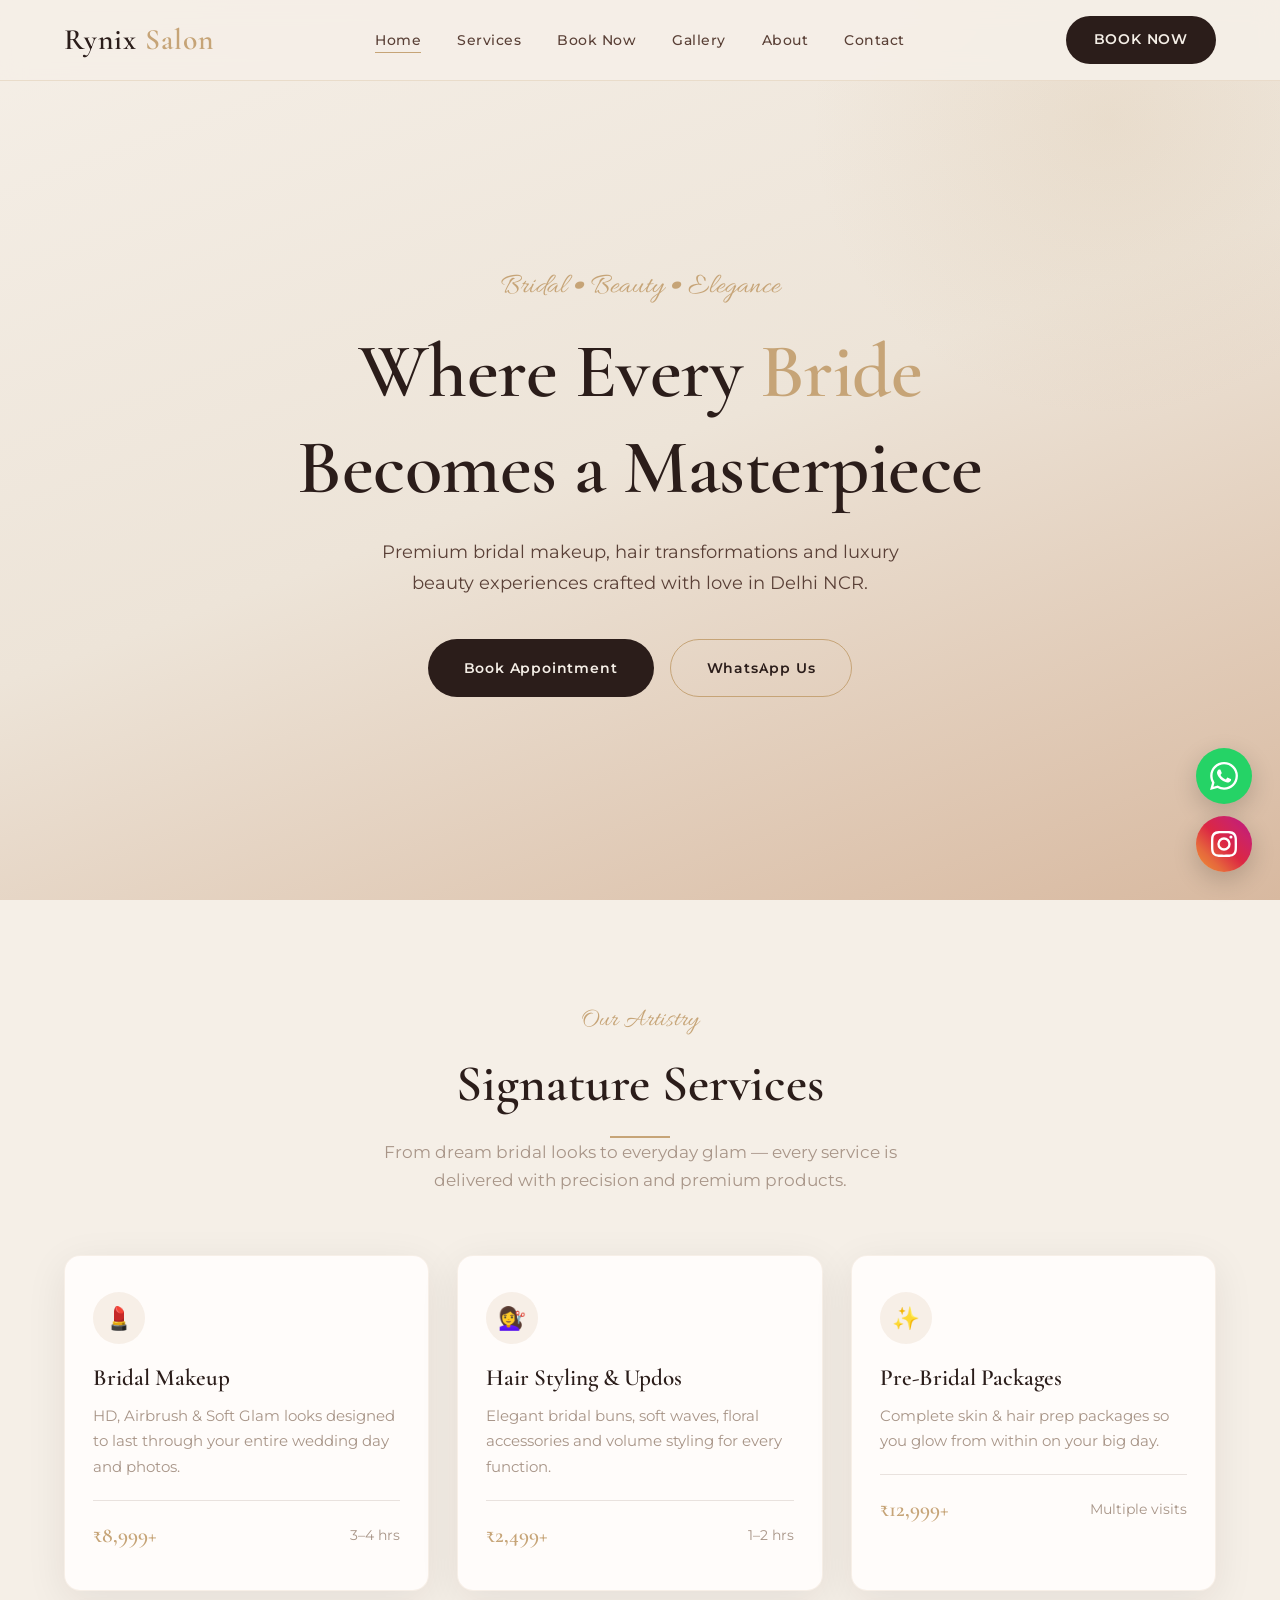
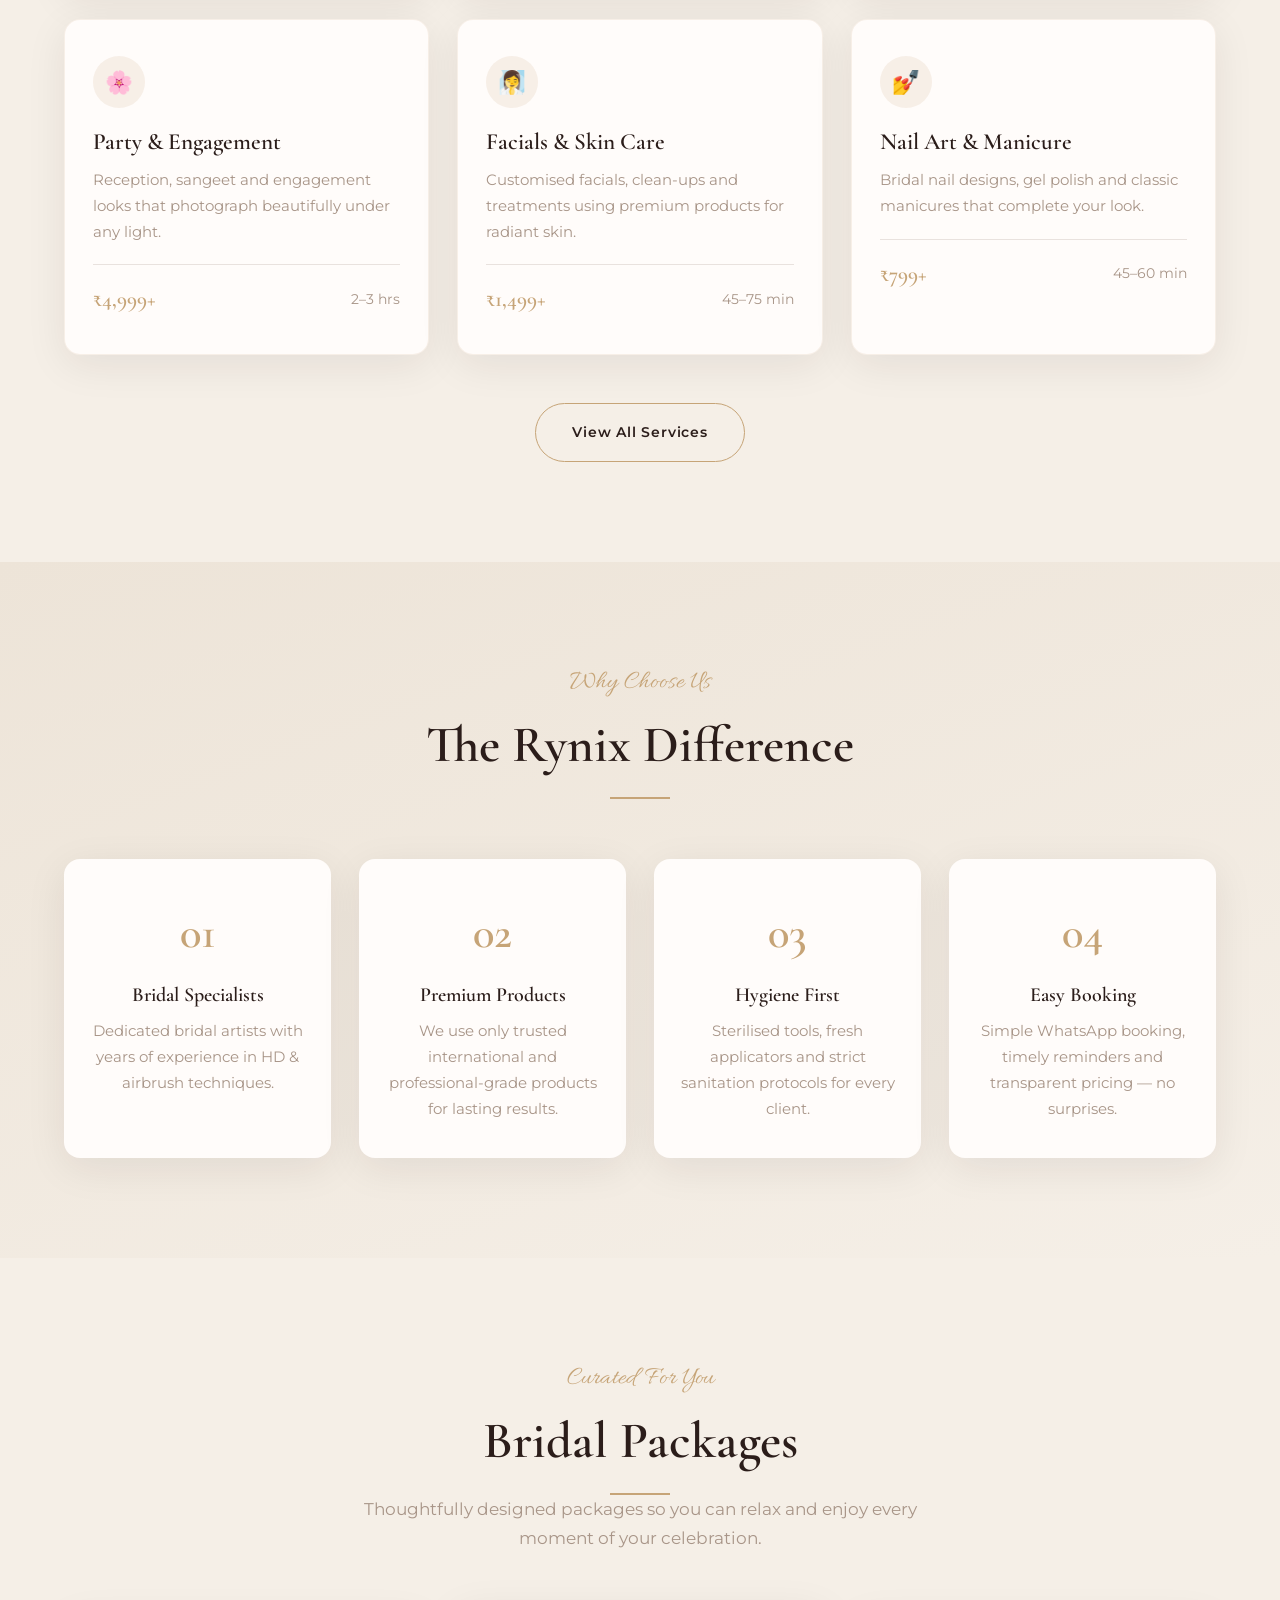
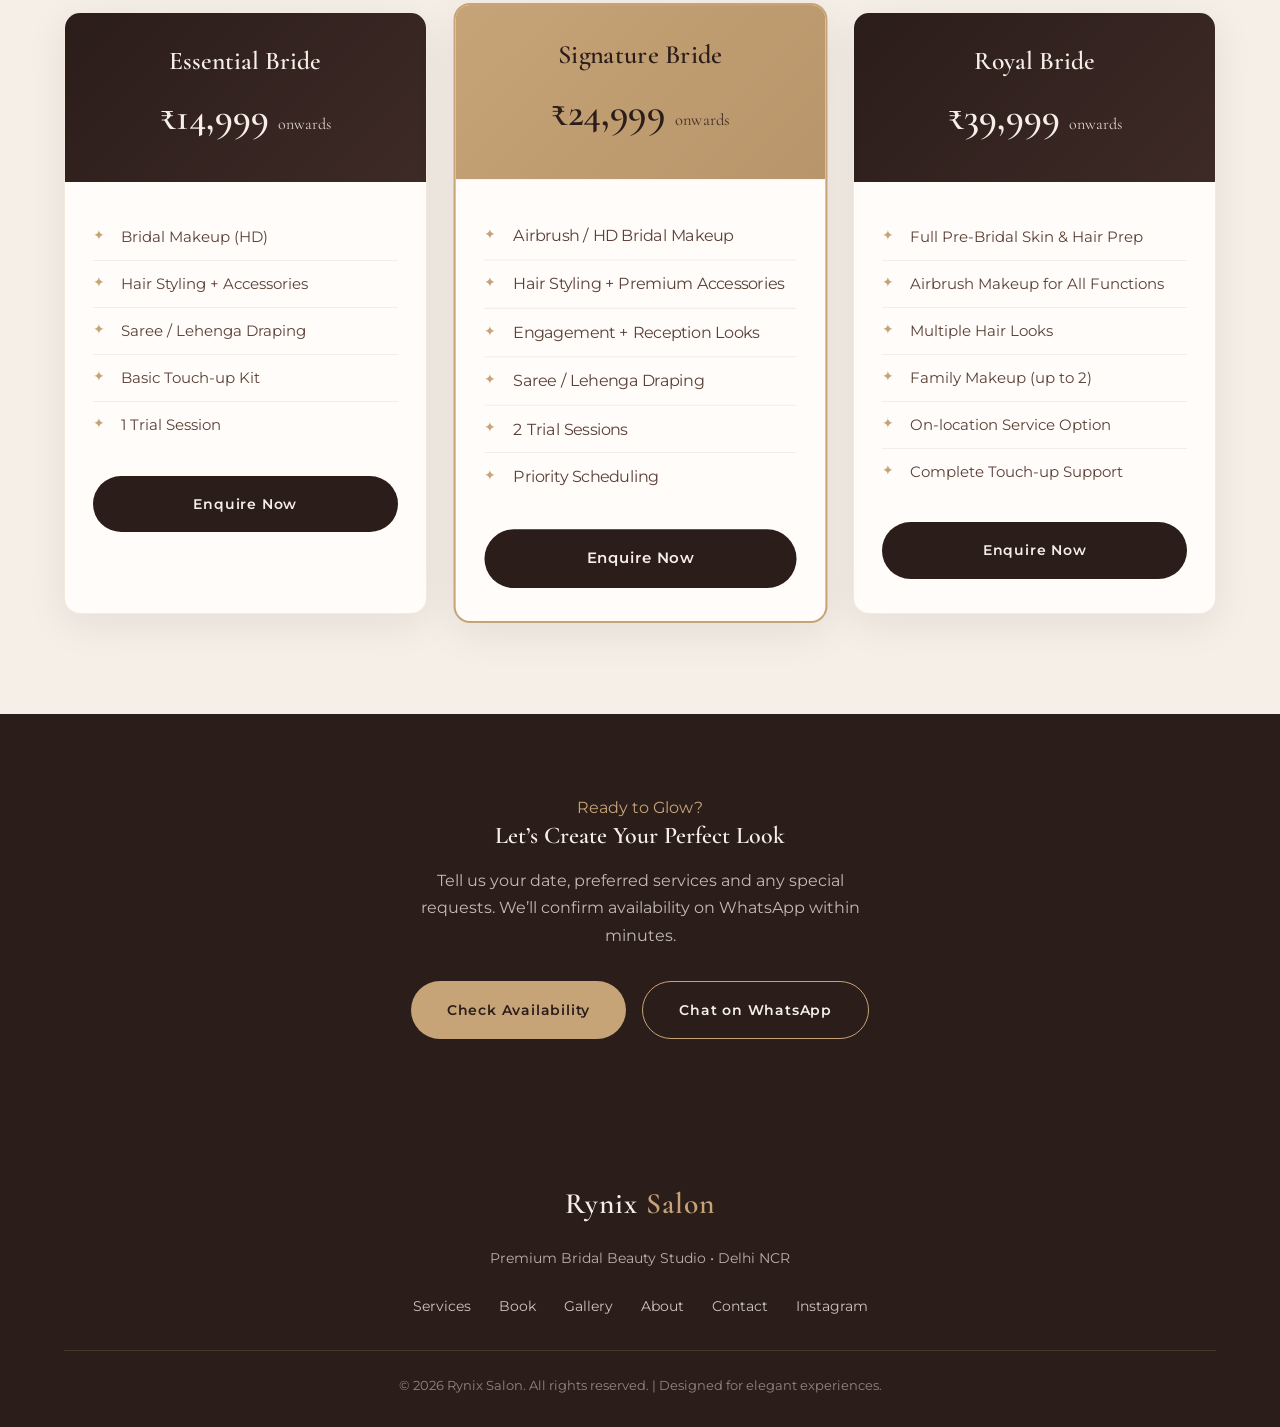
<file: index.html>
<!DOCTYPE html>
<html lang="en">
<head>
  <meta charset="UTF-8">
  <meta name="viewport" content="width=device-width, initial-scale=1.0">
  <title>Rynix Salon | Premium Bridal Beauty Studio</title>
  <meta name="description" content="Rynix Salon – Luxury bridal makeup, hair transformations & premium beauty services. Book your appointment via WhatsApp.">
  <link rel="stylesheet" href="css/style.css">
  <link rel="icon" href="data:image/svg+xml,<svg xmlns='http://www.w3.org/2000/svg' viewBox='0 0 100 100'><text y='.9em' font-size='90'>✦</text></svg>">
</head>
<body>

  <!-- HEADER -->
  <header class="header" id="header">
    <div class="container nav">
      <a href="index.html" class="logo">Rynix <span>Salon</span></a>
      <ul class="nav-links" id="navLinks">
        <li><a href="index.html" class="active">Home</a></li>
        <li><a href="services.html">Services</a></li>
        <li><a href="book.html">Book Now</a></li>
        <li><a href="gallery.html">Gallery</a></li>
        <li><a href="about.html">About</a></li>
        <li><a href="contact.html">Contact</a></li>
      </ul>
      <a href="book.html" class="nav-cta">BOOK NOW</a>
      <div class="hamburger" id="hamburger">
        <span></span><span></span><span></span>
      </div>
    </div>
  </header>

  <!-- HERO -->
  <section class="hero">
    <div class="hero-content">
      <span class="hero-badge">Bridal • Beauty • Elegance</span>
      <h1>Where Every <span>Bride</span> Becomes a Masterpiece</h1>
      <p class="hero-sub">Premium bridal makeup, hair transformations and luxury beauty experiences crafted with love in Delhi NCR.</p>
      <div class="hero-btns">
        <a href="book.html" class="btn btn-primary">Book Appointment</a>
        <a href="https://wa.me/917417495807?text=Hi%20Rynix%20Salon%2C%20I%20would%20like%20to%20know%20more%20about%20your%20bridal%20services." class="btn btn-outline" target="_blank">WhatsApp Us</a>
      </div>
    </div>
  </section>

  <!-- SERVICES PREVIEW -->
  <section class="section">
    <div class="container">
      <div class="section-header">
        <span class="eyebrow">Our Artistry</span>
        <h2>Signature Services</h2>
        <div class="divider"></div>
        <p>From dream bridal looks to everyday glam — every service is delivered with precision and premium products.</p>
      </div>
      <div class="services-grid">
        <div class="service-card">
          <div class="service-icon">💄</div>
          <h3>Bridal Makeup</h3>
          <p>HD, Airbrush & Soft Glam looks designed to last through your entire wedding day and photos.</p>
          <div class="service-meta">
            <span class="service-price">₹8,999+</span>
            <span class="service-duration">3–4 hrs</span>
          </div>
        </div>
        <div class="service-card">
          <div class="service-icon">💇‍♀️</div>
          <h3>Hair Styling & Updos</h3>
          <p>Elegant bridal buns, soft waves, floral accessories and volume styling for every function.</p>
          <div class="service-meta">
            <span class="service-price">₹2,499+</span>
            <span class="service-duration">1–2 hrs</span>
          </div>
        </div>
        <div class="service-card">
          <div class="service-icon">✨</div>
          <h3>Pre-Bridal Packages</h3>
          <p>Complete skin & hair prep packages so you glow from within on your big day.</p>
          <div class="service-meta">
            <span class="service-price">₹12,999+</span>
            <span class="service-duration">Multiple visits</span>
          </div>
        </div>
        <div class="service-card">
          <div class="service-icon">🌸</div>
          <h3>Party & Engagement</h3>
          <p>Reception, sangeet and engagement looks that photograph beautifully under any light.</p>
          <div class="service-meta">
            <span class="service-price">₹4,999+</span>
            <span class="service-duration">2–3 hrs</span>
          </div>
        </div>
        <div class="service-card">
          <div class="service-icon">🧖‍♀️</div>
          <h3>Facials & Skin Care</h3>
          <p>Customised facials, clean-ups and treatments using premium products for radiant skin.</p>
          <div class="service-meta">
            <span class="service-price">₹1,499+</span>
            <span class="service-duration">45–75 min</span>
          </div>
        </div>
        <div class="service-card">
          <div class="service-icon">💅</div>
          <h3>Nail Art & Manicure</h3>
          <p>Bridal nail designs, gel polish and classic manicures that complete your look.</p>
          <div class="service-meta">
            <span class="service-price">₹799+</span>
            <span class="service-duration">45–60 min</span>
          </div>
        </div>
      </div>
      <div style="text-align:center;margin-top:48px;">
        <a href="services.html" class="btn btn-outline">View All Services</a>
      </div>
    </div>
  </section>

  <!-- WHY RYNIX -->
  <section class="section" style="background:linear-gradient(160deg,#EDE4D8 0%,var(--cream) 100%);">
    <div class="container">
      <div class="section-header">
        <span class="eyebrow">Why Choose Us</span>
        <h2>The Rynix Difference</h2>
        <div class="divider"></div>
      </div>
      <div class="why-grid">
        <div class="why-card">
          <div class="why-num">01</div>
          <h3>Bridal Specialists</h3>
          <p>Dedicated bridal artists with years of experience in HD & airbrush techniques.</p>
        </div>
        <div class="why-card">
          <div class="why-num">02</div>
          <h3>Premium Products</h3>
          <p>We use only trusted international and professional-grade products for lasting results.</p>
        </div>
        <div class="why-card">
          <div class="why-num">03</div>
          <h3>Hygiene First</h3>
          <p>Sterilised tools, fresh applicators and strict sanitation protocols for every client.</p>
        </div>
        <div class="why-card">
          <div class="why-num">04</div>
          <h3>Easy Booking</h3>
          <p>Simple WhatsApp booking, timely reminders and transparent pricing — no surprises.</p>
        </div>
      </div>
    </div>
  </section>

  <!-- PACKAGES PREVIEW -->
  <section class="section">
    <div class="container">
      <div class="section-header">
        <span class="eyebrow">Curated For You</span>
        <h2>Bridal Packages</h2>
        <div class="divider"></div>
        <p>Thoughtfully designed packages so you can relax and enjoy every moment of your celebration.</p>
      </div>
      <div class="packages-grid">
        <div class="package-card">
          <div class="package-header">
            <h3>Essential Bride</h3>
            <div class="package-price">₹14,999 <small>onwards</small></div>
          </div>
          <div class="package-body">
            <ul>
              <li>Bridal Makeup (HD)</li>
              <li>Hair Styling + Accessories</li>
              <li>Saree / Lehenga Draping</li>
              <li>Basic Touch-up Kit</li>
              <li>1 Trial Session</li>
            </ul>
            <a href="book.html" class="btn btn-primary" style="width:100%;justify-content:center;">Enquire Now</a>
          </div>
        </div>
        <div class="package-card featured">
          <div class="package-header">
            <h3>Signature Bride</h3>
            <div class="package-price">₹24,999 <small>onwards</small></div>
          </div>
          <div class="package-body">
            <ul>
              <li>Airbrush / HD Bridal Makeup</li>
              <li>Hair Styling + Premium Accessories</li>
              <li>Engagement + Reception Looks</li>
              <li>Saree / Lehenga Draping</li>
              <li>2 Trial Sessions</li>
              <li>Priority Scheduling</li>
            </ul>
            <a href="book.html" class="btn btn-primary" style="width:100%;justify-content:center;">Enquire Now</a>
          </div>
        </div>
        <div class="package-card">
          <div class="package-header">
            <h3>Royal Bride</h3>
            <div class="package-price">₹39,999 <small>onwards</small></div>
          </div>
          <div class="package-body">
            <ul>
              <li>Full Pre-Bridal Skin & Hair Prep</li>
              <li>Airbrush Makeup for All Functions</li>
              <li>Multiple Hair Looks</li>
              <li>Family Makeup (up to 2)</li>
              <li>On-location Service Option</li>
              <li>Complete Touch-up Support</li>
            </ul>
            <a href="book.html" class="btn btn-primary" style="width:100%;justify-content:center;">Enquire Now</a>
          </div>
        </div>
      </div>
    </div>
  </section>

  <!-- CTA -->
  <section class="section" style="background:var(--espresso);text-align:center;padding:80px 24px;">
    <div class="container">
      <span class="eyebrow" style="color:var(--gold);">Ready to Glow?</span>
      <h2 style="color:var(--cream);margin-bottom:16px;">Let’s Create Your Perfect Look</h2>
      <p style="color:rgba(245,239,231,0.75);max-width:480px;margin:0 auto 32px;">Tell us your date, preferred services and any special requests. We’ll confirm availability on WhatsApp within minutes.</p>
      <div class="hero-btns">
        <a href="book.html" class="btn btn-primary" style="background:var(--gold);color:var(--espresso);">Check Availability</a>
        <a href="https://wa.me/917417495807" class="btn btn-outline" style="border-color:var(--gold);color:var(--cream);" target="_blank">Chat on WhatsApp</a>
      </div>
    </div>
  </section>

  <!-- FOOTER -->
  <footer class="footer">
    <div class="container">
      <a href="index.html" class="logo">Rynix <span style="color:var(--gold);">Salon</span></a>
      <p>Premium Bridal Beauty Studio • Delhi NCR</p>
      <div class="footer-links">
        <a href="services.html">Services</a>
        <a href="book.html">Book</a>
        <a href="gallery.html">Gallery</a>
        <a href="about.html">About</a>
        <a href="contact.html">Contact</a>
        <a href="https://www.instagram.com/rynix_salon33" target="_blank">Instagram</a>
      </div>
      <div class="copyright">© 2026 Rynix Salon. All rights reserved. | Designed for elegant experiences.</div>
    </div>
  </footer>

  <!-- FLOATING BUTTONS -->
  <div class="float-btns">
    <a href="https://wa.me/917417495807?text=Hi%20Rynix%20Salon%2C%20I%20want%20to%20book%20an%20appointment." class="float-btn float-whatsapp" target="_blank" title="WhatsApp">
      <svg width="28" height="28" viewBox="0 0 24 24" fill="white"><path d="M17.472 14.382c-.297-.149-1.758-.867-2.03-.967-.273-.099-.471-.148-.67.15-.197.297-.767.966-.94 1.164-.173.199-.347.223-.644.075-.297-.15-1.255-.463-2.39-1.475-.883-.788-1.48-1.761-1.653-2.059-.173-.297-.018-.458.13-.606.134-.133.298-.347.446-.52.149-.174.198-.298.298-.497.099-.198.05-.371-.025-.52-.075-.149-.669-1.612-.916-2.207-.242-.579-.487-.5-.669-.51-.173-.008-.371-.01-.57-.01-.198 0-.52.074-.792.372-.272.297-1.04 1.016-1.04 2.479 0 1.462 1.065 2.875 1.213 3.074.149.198 2.096 3.2 5.077 4.487.709.306 1.262.489 1.694.625.712.227 1.36.195 1.871.118.571-.085 1.758-.719 2.006-1.413.248-.694.248-1.289.173-1.413-.074-.124-.272-.198-.57-.347m-5.421 7.403h-.004a9.87 9.87 0 01-5.031-1.378l-.361-.214-3.741.982.998-3.648-.235-.374a9.86 9.86 0 01-1.51-5.26c.001-5.45 4.436-9.884 9.888-9.884 2.64 0 5.122 1.03 6.988 2.898a9.825 9.825 0 012.893 6.994c-.003 5.45-4.435 9.884-9.885 9.884m8.413-18.297A11.815 11.815 0 0012.05 0C5.495 0 .16 5.335.157 11.892c0 2.096.547 4.142 1.588 5.945L.057 24l6.305-1.654a11.882 11.882 0 005.683 1.448h.005c6.554 0 11.89-5.335 11.893-11.893a11.821 11.821 0 00-3.48-8.413z"/></svg>
    </a>
    <a href="https://www.instagram.com/rynix_salon33" class="float-btn float-instagram" target="_blank" title="Instagram">
      <svg width="26" height="26" viewBox="0 0 24 24" fill="white"><path d="M12 2.163c3.204 0 3.584.012 4.85.07 3.252.148 4.771 1.691 4.919 4.919.058 1.265.069 1.645.069 4.849 0 3.205-.012 3.584-.069 4.849-.149 3.225-1.664 4.771-4.919 4.919-1.266.058-1.644.07-4.85.07-3.204 0-3.584-.012-4.849-.07-3.26-.149-4.771-1.699-4.919-4.92-.058-1.265-.07-1.644-.07-4.849 0-3.204.013-3.583.07-4.849.149-3.227 1.664-4.771 4.919-4.919 1.266-.057 1.645-.069 4.849-.069zM12 0C8.741 0 8.333.014 7.053.072 2.695.272.273 2.69.073 7.052.014 8.333 0 8.741 0 12c0 3.259.014 3.668.072 4.948.2 4.358 2.618 6.78 6.98 6.98C8.333 23.986 8.741 24 12 24c3.259 0 3.668-.014 4.948-.072 4.354-.2 6.782-2.618 6.979-6.98.059-1.28.073-1.689.073-4.948 0-3.259-.014-3.667-.072-4.947-.196-4.354-2.617-6.78-6.979-6.98C15.668.014 15.259 0 12 0zm0 5.838a6.162 6.162 0 100 12.324 6.162 6.162 0 000-12.324zM12 16a4 4 0 110-8 4 4 0 010 8zm6.406-11.845a1.44 1.44 0 100 2.881 1.44 1.44 0 000-2.881z"/></svg>
    </a>
  </div>

  <script src="js/main.js"></script>
</body>
</html>
</file>
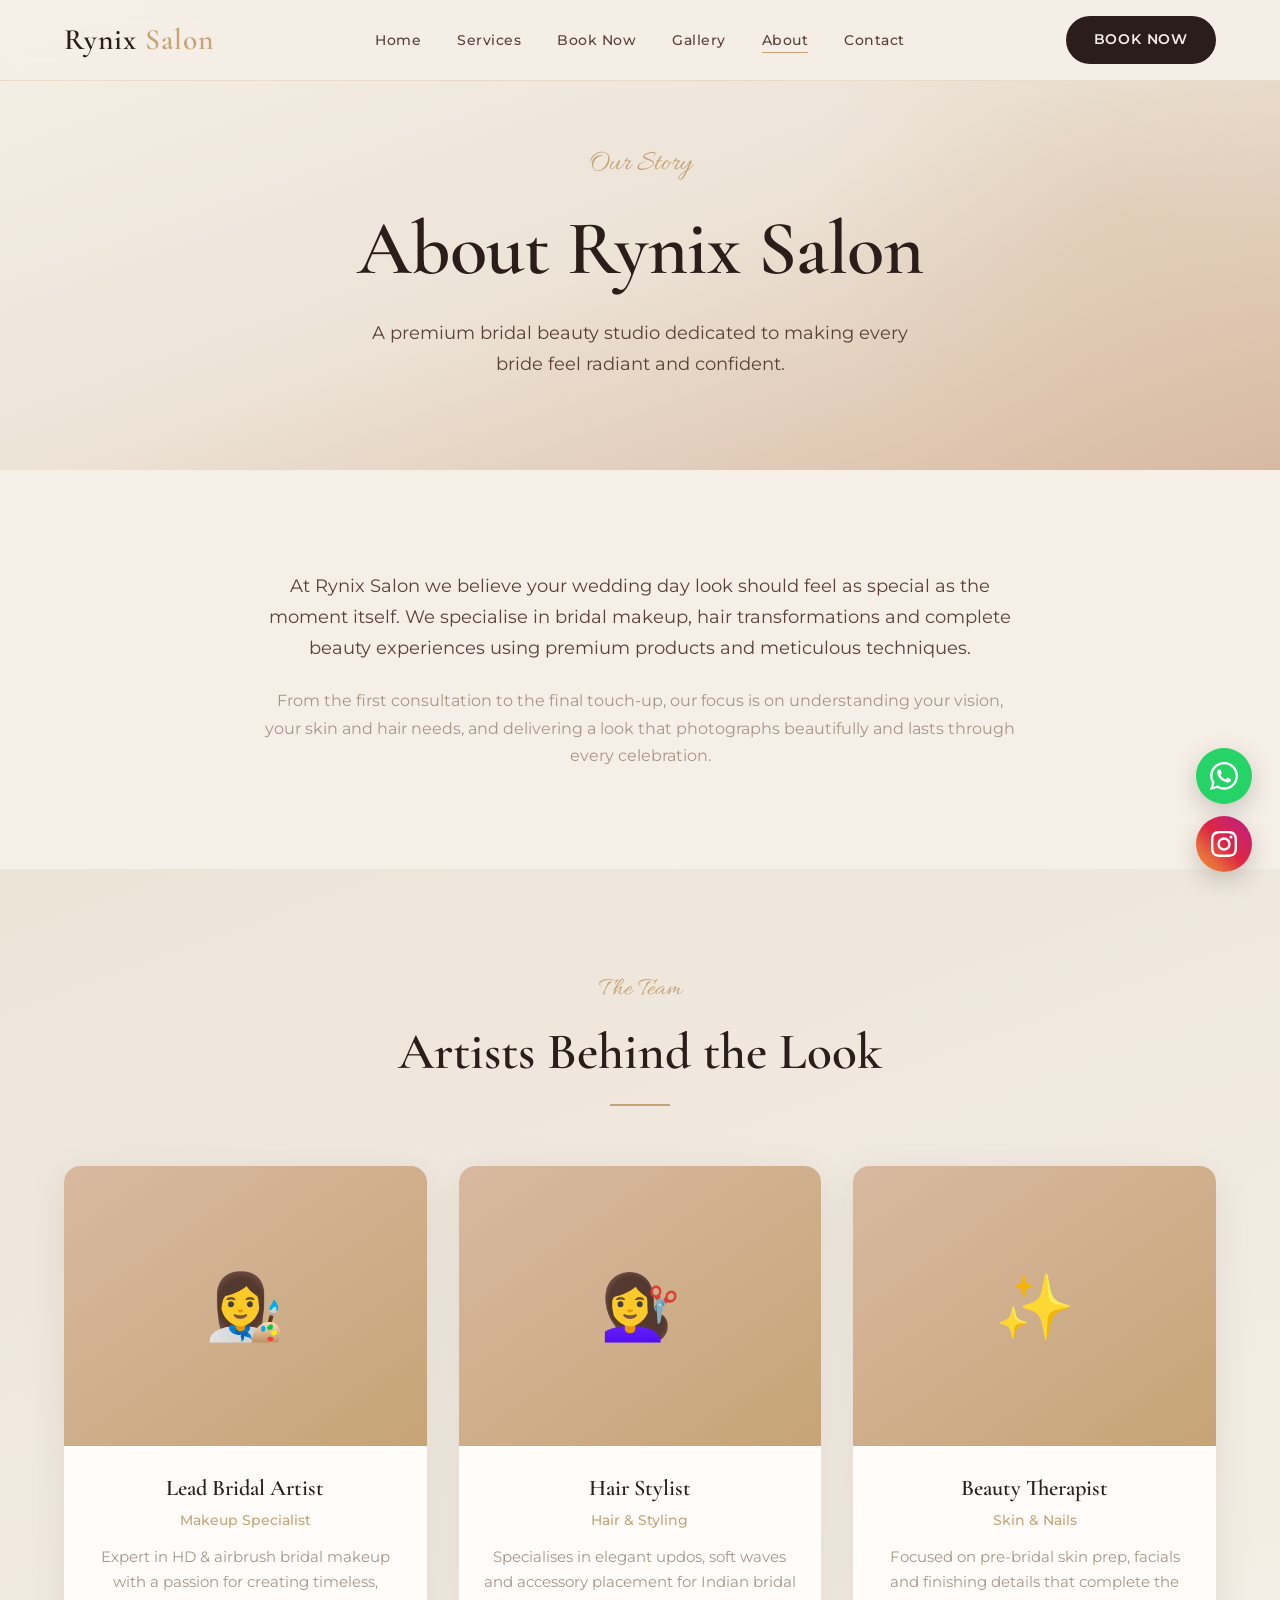
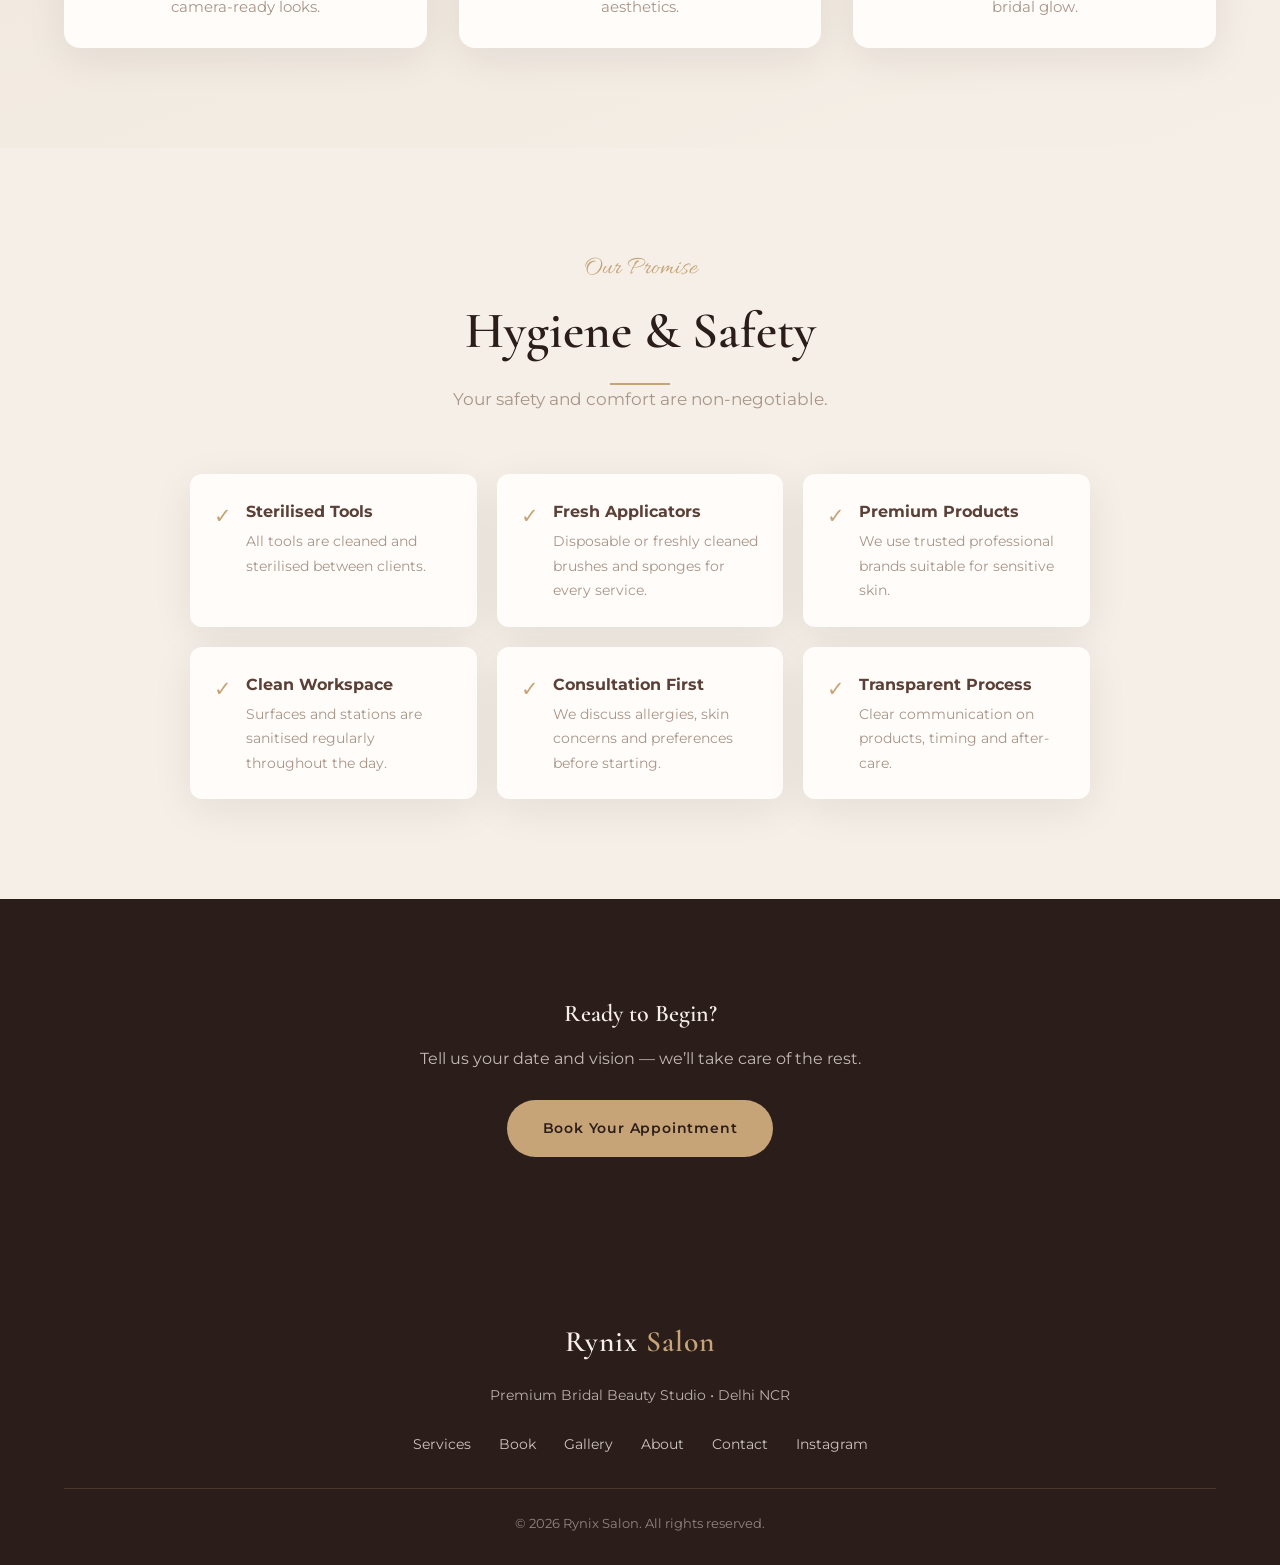
<file: about.html>
<!DOCTYPE html>
<html lang="en">
<head>
  <meta charset="UTF-8">
  <meta name="viewport" content="width=device-width, initial-scale=1.0">
  <title>About | Rynix Salon</title>
  <link rel="stylesheet" href="css/style.css">
</head>
<body>
  <header class="header" id="header">
    <div class="container nav">
      <a href="index.html" class="logo">Rynix <span>Salon</span></a>
      <ul class="nav-links" id="navLinks">
        <li><a href="index.html">Home</a></li>
        <li><a href="services.html">Services</a></li>
        <li><a href="book.html">Book Now</a></li>
        <li><a href="gallery.html">Gallery</a></li>
        <li><a href="about.html" class="active">About</a></li>
        <li><a href="contact.html">Contact</a></li>
      </ul>
      <a href="book.html" class="nav-cta">BOOK NOW</a>
      <div class="hamburger" id="hamburger"><span></span><span></span><span></span></div>
    </div>
  </header>

  <section class="hero" style="min-height:45vh;padding-top:140px;padding-bottom:50px;">
    <div class="hero-content">
      <span class="hero-badge">Our Story</span>
      <h1>About Rynix Salon</h1>
      <p class="hero-sub">A premium bridal beauty studio dedicated to making every bride feel radiant and confident.</p>
    </div>
  </section>

  <section class="section">
    <div class="container" style="max-width:800px;text-align:center;">
      <p style="font-size:1.15rem;color:var(--mocha);margin-bottom:24px;">
        At Rynix Salon we believe your wedding day look should feel as special as the moment itself. 
        We specialise in bridal makeup, hair transformations and complete beauty experiences using premium products and meticulous techniques.
      </p>
      <p style="color:var(--taupe);">
        From the first consultation to the final touch-up, our focus is on understanding your vision, 
        your skin and hair needs, and delivering a look that photographs beautifully and lasts through every celebration.
      </p>
    </div>
  </section>

  <section class="section" style="background:linear-gradient(160deg,#EDE4D8 0%,var(--cream) 100%);">
    <div class="container">
      <div class="section-header">
        <span class="eyebrow">The Team</span>
        <h2>Artists Behind the Look</h2>
        <div class="divider"></div>
      </div>
      <div class="team-grid">
        <div class="team-card">
          <div class="team-photo">👩‍🎨</div>
          <div class="team-info">
            <h3>Lead Bridal Artist</h3>
            <div class="team-role">Makeup Specialist</div>
            <p>Expert in HD & airbrush bridal makeup with a passion for creating timeless, camera-ready looks.</p>
          </div>
        </div>
        <div class="team-card">
          <div class="team-photo">💇‍♀️</div>
          <div class="team-info">
            <h3>Hair Stylist</h3>
            <div class="team-role">Hair & Styling</div>
            <p>Specialises in elegant updos, soft waves and accessory placement for Indian bridal aesthetics.</p>
          </div>
        </div>
        <div class="team-card">
          <div class="team-photo">✨</div>
          <div class="team-info">
            <h3>Beauty Therapist</h3>
            <div class="team-role">Skin & Nails</div>
            <p>Focused on pre-bridal skin prep, facials and finishing details that complete the bridal glow.</p>
          </div>
        </div>
      </div>
    </div>
  </section>

  <section class="section">
    <div class="container">
      <div class="section-header">
        <span class="eyebrow">Our Promise</span>
        <h2>Hygiene & Safety</h2>
        <div class="divider"></div>
        <p>Your safety and comfort are non-negotiable.</p>
      </div>
      <div class="hygiene-list">
        <div class="hygiene-item">
          <span class="check">✓</span>
          <div>
            <strong>Sterilised Tools</strong>
            <p style="color:var(--taupe);font-size:0.9rem;margin-top:4px;">All tools are cleaned and sterilised between clients.</p>
          </div>
        </div>
        <div class="hygiene-item">
          <span class="check">✓</span>
          <div>
            <strong>Fresh Applicators</strong>
            <p style="color:var(--taupe);font-size:0.9rem;margin-top:4px;">Disposable or freshly cleaned brushes and sponges for every service.</p>
          </div>
        </div>
        <div class="hygiene-item">
          <span class="check">✓</span>
          <div>
            <strong>Premium Products</strong>
            <p style="color:var(--taupe);font-size:0.9rem;margin-top:4px;">We use trusted professional brands suitable for sensitive skin.</p>
          </div>
        </div>
        <div class="hygiene-item">
          <span class="check">✓</span>
          <div>
            <strong>Clean Workspace</strong>
            <p style="color:var(--taupe);font-size:0.9rem;margin-top:4px;">Surfaces and stations are sanitised regularly throughout the day.</p>
          </div>
        </div>
        <div class="hygiene-item">
          <span class="check">✓</span>
          <div>
            <strong>Consultation First</strong>
            <p style="color:var(--taupe);font-size:0.9rem;margin-top:4px;">We discuss allergies, skin concerns and preferences before starting.</p>
          </div>
        </div>
        <div class="hygiene-item">
          <span class="check">✓</span>
          <div>
            <strong>Transparent Process</strong>
            <p style="color:var(--taupe);font-size:0.9rem;margin-top:4px;">Clear communication on products, timing and after-care.</p>
          </div>
        </div>
      </div>
    </div>
  </section>

  <section class="section" style="background:var(--espresso);text-align:center;">
    <div class="container">
      <h2 style="color:var(--cream);margin-bottom:16px;">Ready to Begin?</h2>
      <p style="color:rgba(245,239,231,0.75);margin-bottom:28px;">Tell us your date and vision — we’ll take care of the rest.</p>
      <a href="book.html" class="btn btn-primary" style="background:var(--gold);color:var(--espresso);">Book Your Appointment</a>
    </div>
  </section>

  <footer class="footer">
    <div class="container">
      <a href="index.html" class="logo">Rynix <span style="color:var(--gold);">Salon</span></a>
      <p>Premium Bridal Beauty Studio • Delhi NCR</p>
      <div class="footer-links">
        <a href="services.html">Services</a>
        <a href="book.html">Book</a>
        <a href="gallery.html">Gallery</a>
        <a href="about.html">About</a>
        <a href="contact.html">Contact</a>
        <a href="https://www.instagram.com/rynix_salon33" target="_blank">Instagram</a>
      </div>
      <div class="copyright">© 2026 Rynix Salon. All rights reserved.</div>
    </div>
  </footer>

  <div class="float-btns">
    <a href="https://wa.me/917417495807" class="float-btn float-whatsapp" target="_blank">
      <svg width="28" height="28" viewBox="0 0 24 24" fill="white"><path d="M17.472 14.382c-.297-.149-1.758-.867-2.03-.967-.273-.099-.471-.148-.67.15-.197.297-.767.966-.94 1.164-.173.199-.347.223-.644.075-.297-.15-1.255-.463-2.39-1.475-.883-.788-1.48-1.761-1.653-2.059-.173-.297-.018-.458.13-.606.134-.133.298-.347.446-.52.149-.174.198-.298.298-.497.099-.198.05-.371-.025-.52-.075-.149-.669-1.612-.916-2.207-.242-.579-.487-.5-.669-.51-.173-.008-.371-.01-.57-.01-.198 0-.52.074-.792.372-.272.297-1.04 1.016-1.04 2.479 0 1.462 1.065 2.875 1.213 3.074.149.198 2.096 3.2 5.077 4.487.709.306 1.262.489 1.694.625.712.227 1.36.195 1.871.118.571-.085 1.758-.719 2.006-1.413.248-.694.248-1.289.173-1.413-.074-.124-.272-.198-.57-.347m-5.421 7.403h-.004a9.87 9.87 0 01-5.031-1.378l-.361-.214-3.741.982.998-3.648-.235-.374a9.86 9.86 0 01-1.51-5.26c.001-5.45 4.436-9.884 9.888-9.884 2.64 0 5.122 1.03 6.988 2.898a9.825 9.825 0 012.893 6.994c-.003 5.45-4.435 9.884-9.885 9.884m8.413-18.297A11.815 11.815 0 0012.05 0C5.495 0 .16 5.335.157 11.892c0 2.096.547 4.142 1.588 5.945L.057 24l6.305-1.654a11.882 11.882 0 005.683 1.448h.005c6.554 0 11.89-5.335 11.893-11.893a11.821 11.821 0 00-3.48-8.413z"/></svg>
    </a>
    <a href="https://www.instagram.com/rynix_salon33" class="float-btn float-instagram" target="_blank">
      <svg width="26" height="26" viewBox="0 0 24 24" fill="white"><path d="M12 2.163c3.204 0 3.584.012 4.85.07 3.252.148 4.771 1.691 4.919 4.919.058 1.265.069 1.645.069 4.849 0 3.205-.012 3.584-.069 4.849-.149 3.225-1.664 4.771-4.919 4.919-1.266.058-1.644.07-4.85.07-3.204 0-3.584-.012-4.849-.07-3.26-.149-4.771-1.699-4.919-4.92-.058-1.265-.07-1.644-.07-4.849 0-3.204.013-3.583.07-4.849.149-3.227 1.664-4.771 4.919-4.919 1.266-.057 1.645-.069 4.849-.069zM12 0C8.741 0 8.333.014 7.053.072 2.695.272.273 2.69.073 7.052.014 8.333 0 8.741 0 12c0 3.259.014 3.668.072 4.948.2 4.358 2.618 6.78 6.98 6.98C8.333 23.986 8.741 24 12 24c3.259 0 3.668-.014 4.948-.072 4.354-.2 6.782-2.618 6.979-6.98.059-1.28.073-1.689.073-4.948 0-3.259-.014-3.667-.072-4.947-.196-4.354-2.617-6.78-6.979-6.98C15.668.014 15.259 0 12 0zm0 5.838a6.162 6.162 0 100 12.324 6.162 6.162 0 000-12.324zM12 16a4 4 0 110-8 4 4 0 010 8zm6.406-11.845a1.44 1.44 0 100 2.881 1.44 1.44 0 000-2.881z"/></svg>
    </a>
  </div>
  <script src="js/main.js"></script>
</body>
</html>
</file>
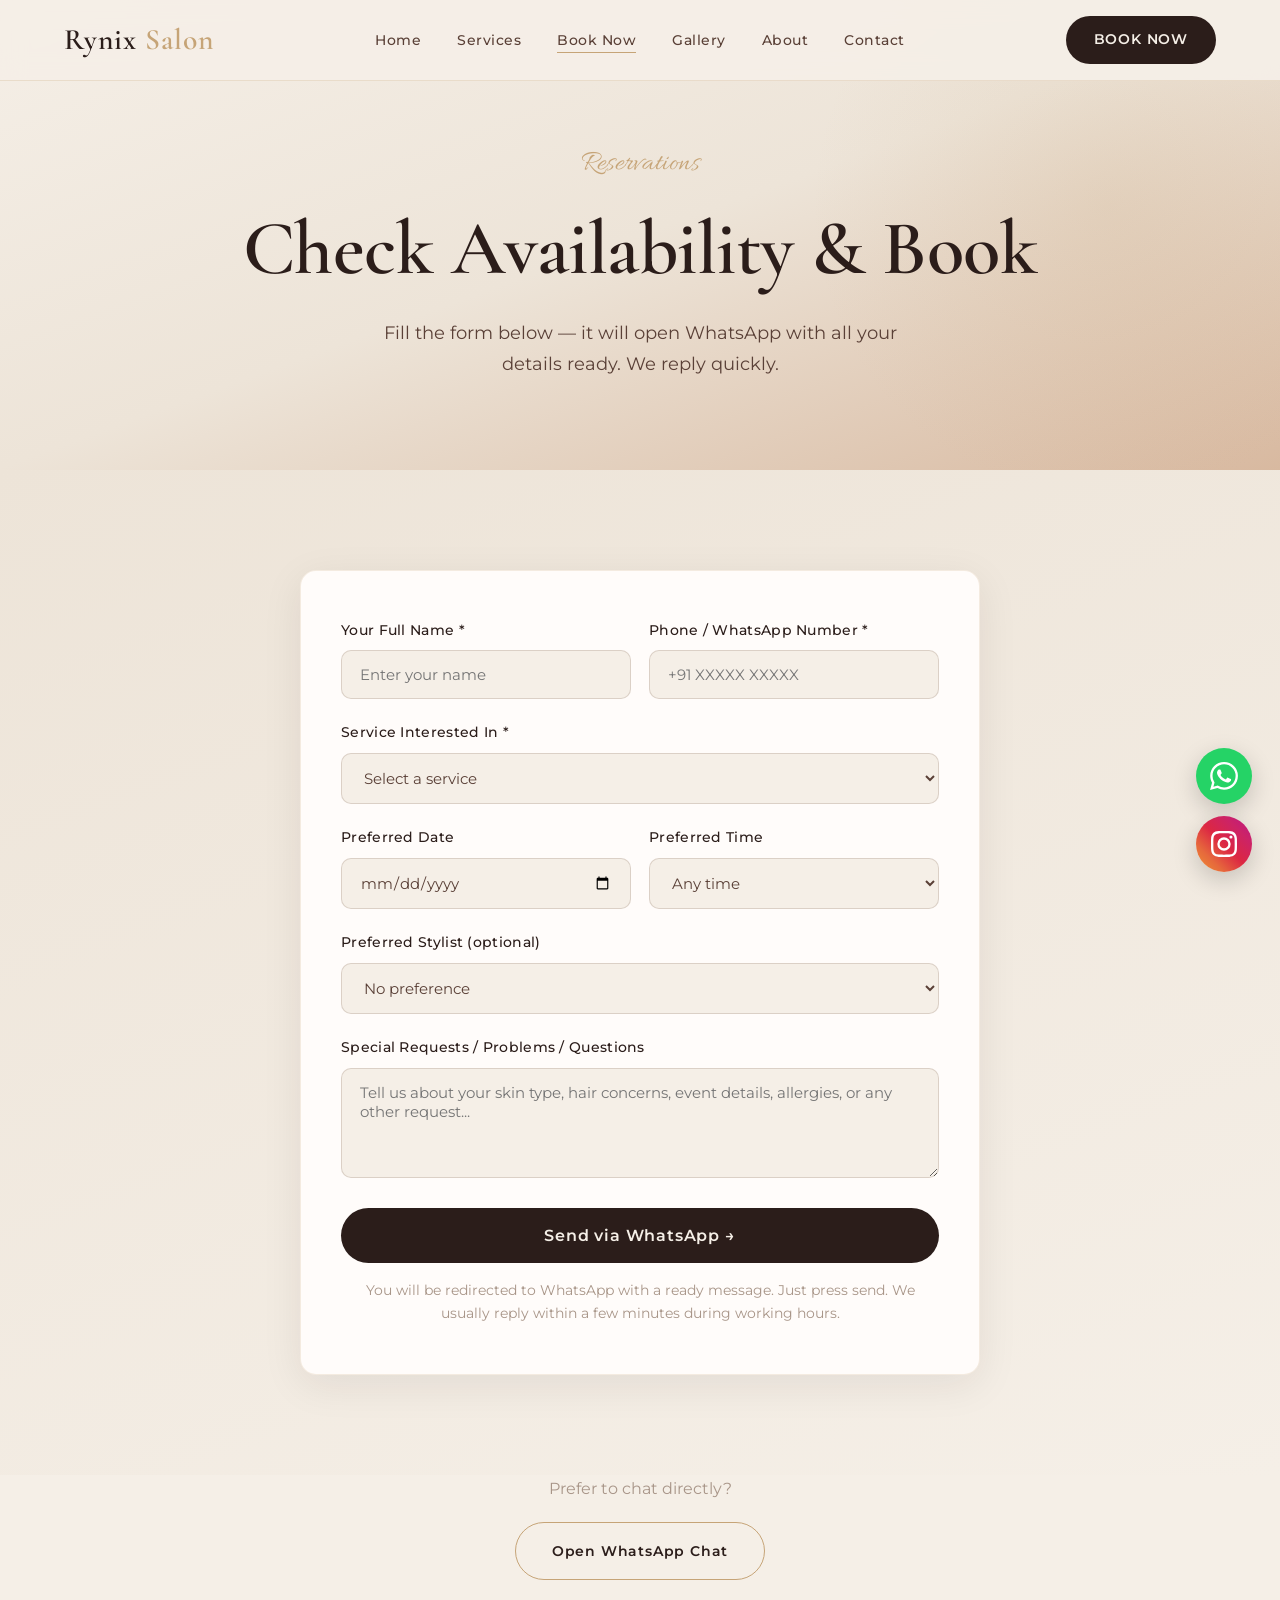
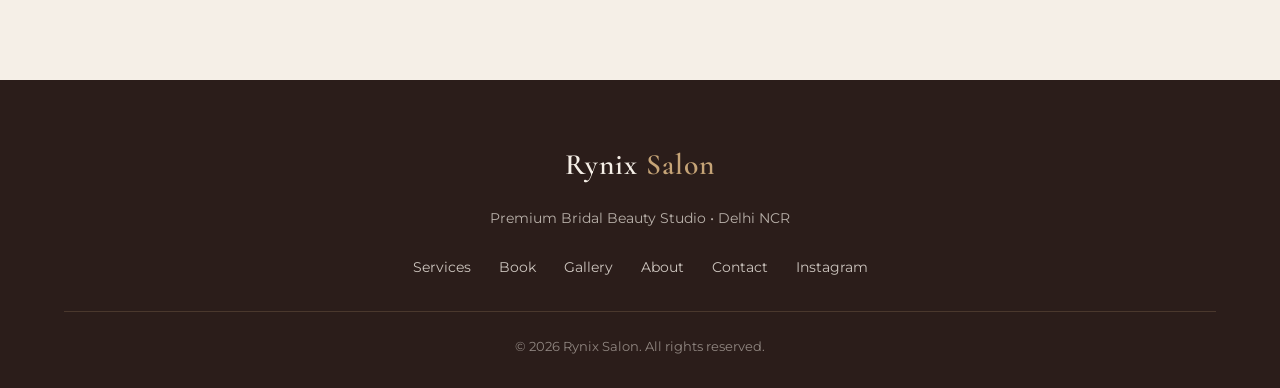
<file: book.html>
<!DOCTYPE html>
<html lang="en">
<head>
  <meta charset="UTF-8">
  <meta name="viewport" content="width=device-width, initial-scale=1.0">
  <title>Book Appointment | Rynix Salon</title>
  <link rel="stylesheet" href="css/style.css">
</head>
<body>
  <header class="header" id="header">
    <div class="container nav">
      <a href="index.html" class="logo">Rynix <span>Salon</span></a>
      <ul class="nav-links" id="navLinks">
        <li><a href="index.html">Home</a></li>
        <li><a href="services.html">Services</a></li>
        <li><a href="book.html" class="active">Book Now</a></li>
        <li><a href="gallery.html">Gallery</a></li>
        <li><a href="about.html">About</a></li>
        <li><a href="contact.html">Contact</a></li>
      </ul>
      <a href="book.html" class="nav-cta">BOOK NOW</a>
      <div class="hamburger" id="hamburger"><span></span><span></span><span></span></div>
    </div>
  </header>

  <section class="hero" style="min-height:45vh;padding-top:140px;padding-bottom:50px;">
    <div class="hero-content">
      <span class="hero-badge">Reservations</span>
      <h1>Check Availability & Book</h1>
      <p class="hero-sub">Fill the form below — it will open WhatsApp with all your details ready. We reply quickly.</p>
    </div>
  </section>

  <section class="section form-section">
    <div class="container">
      <div class="form-wrapper">
        <form id="bookingForm">
          <div class="form-row">
            <div class="form-group">
              <label for="name">Your Full Name *</label>
              <input type="text" id="name" name="name" required placeholder="Enter your name">
            </div>
            <div class="form-group">
              <label for="phone">Phone / WhatsApp Number *</label>
              <input type="tel" id="phone" name="phone" required placeholder="+91 XXXXX XXXXX">
            </div>
          </div>

          <div class="form-group">
            <label for="service">Service Interested In *</label>
            <select id="service" name="service" required>
              <option value="">Select a service</option>
              <option value="Bridal HD Makeup">Bridal HD Makeup</option>
              <option value="Airbrush Bridal Makeup">Airbrush Bridal Makeup</option>
              <option value="Bridal Hair Styling">Bridal Hair Styling</option>
              <option value="Engagement / Reception Look">Engagement / Reception Look</option>
              <option value="Pre-Bridal Package">Pre-Bridal Package</option>
              <option value="Signature Bride Package">Signature Bride Package</option>
              <option value="Royal Bride Package">Royal Bride Package</option>
              <option value="Facial / Skin Care">Facial / Skin Care</option>
              <option value="Nail Art / Manicure">Nail Art / Manicure</option>
              <option value="Family Makeup">Family Makeup</option>
              <option value="Other / Multiple Services">Other / Multiple Services</option>
            </select>
          </div>

          <div class="form-row">
            <div class="form-group">
              <label for="date">Preferred Date</label>
              <input type="date" id="date" name="date">
            </div>
            <div class="form-group">
              <label for="time">Preferred Time</label>
              <select id="time" name="time">
                <option value="">Any time</option>
                <option value="Morning (10 AM – 1 PM)">Morning (10 AM – 1 PM)</option>
                <option value="Afternoon (1 PM – 5 PM)">Afternoon (1 PM – 5 PM)</option>
                <option value="Evening (5 PM – 8 PM)">Evening (5 PM – 8 PM)</option>
              </select>
            </div>
          </div>

          <div class="form-group">
            <label for="stylist">Preferred Stylist (optional)</label>
            <select id="stylist" name="stylist">
              <option value="">No preference</option>
              <option value="Senior Bridal Artist">Senior Bridal Artist</option>
              <option value="Hair Specialist">Hair Specialist</option>
              <option value="Any available artist">Any available artist</option>
            </select>
          </div>

          <div class="form-group">
            <label for="message">Special Requests / Problems / Questions</label>
            <textarea id="message" name="message" placeholder="Tell us about your skin type, hair concerns, event details, allergies, or any other request..."></textarea>
          </div>

          <button type="submit" class="btn btn-primary" style="width:100%;justify-content:center;padding:18px;font-size:1rem;">
            Send via WhatsApp →
          </button>
          <p class="form-note">You will be redirected to WhatsApp with a ready message. Just press send. We usually reply within a few minutes during working hours.</p>
        </form>
      </div>
    </div>
  </section>

  <section class="section" style="padding-top:0;">
    <div class="container" style="text-align:center;">
      <p style="color:var(--taupe);margin-bottom:20px;">Prefer to chat directly?</p>
      <a href="https://wa.me/917417495807?text=Hi%20Rynix%20Salon%2C%20I%20want%20to%20check%20availability." class="btn btn-outline" target="_blank">Open WhatsApp Chat</a>
    </div>
  </section>

  <footer class="footer">
    <div class="container">
      <a href="index.html" class="logo">Rynix <span style="color:var(--gold);">Salon</span></a>
      <p>Premium Bridal Beauty Studio • Delhi NCR</p>
      <div class="footer-links">
        <a href="services.html">Services</a>
        <a href="book.html">Book</a>
        <a href="gallery.html">Gallery</a>
        <a href="about.html">About</a>
        <a href="contact.html">Contact</a>
        <a href="https://www.instagram.com/rynix_salon33" target="_blank">Instagram</a>
      </div>
      <div class="copyright">© 2026 Rynix Salon. All rights reserved.</div>
    </div>
  </footer>

  <div class="float-btns">
    <a href="https://wa.me/917417495807" class="float-btn float-whatsapp" target="_blank">
      <svg width="28" height="28" viewBox="0 0 24 24" fill="white"><path d="M17.472 14.382c-.297-.149-1.758-.867-2.03-.967-.273-.099-.471-.148-.67.15-.197.297-.767.966-.94 1.164-.173.199-.347.223-.644.075-.297-.15-1.255-.463-2.39-1.475-.883-.788-1.48-1.761-1.653-2.059-.173-.297-.018-.458.13-.606.134-.133.298-.347.446-.52.149-.174.198-.298.298-.497.099-.198.05-.371-.025-.52-.075-.149-.669-1.612-.916-2.207-.242-.579-.487-.5-.669-.51-.173-.008-.371-.01-.57-.01-.198 0-.52.074-.792.372-.272.297-1.04 1.016-1.04 2.479 0 1.462 1.065 2.875 1.213 3.074.149.198 2.096 3.2 5.077 4.487.709.306 1.262.489 1.694.625.712.227 1.36.195 1.871.118.571-.085 1.758-.719 2.006-1.413.248-.694.248-1.289.173-1.413-.074-.124-.272-.198-.57-.347m-5.421 7.403h-.004a9.87 9.87 0 01-5.031-1.378l-.361-.214-3.741.982.998-3.648-.235-.374a9.86 9.86 0 01-1.51-5.26c.001-5.45 4.436-9.884 9.888-9.884 2.64 0 5.122 1.03 6.988 2.898a9.825 9.825 0 012.893 6.994c-.003 5.45-4.435 9.884-9.885 9.884m8.413-18.297A11.815 11.815 0 0012.05 0C5.495 0 .16 5.335.157 11.892c0 2.096.547 4.142 1.588 5.945L.057 24l6.305-1.654a11.882 11.882 0 005.683 1.448h.005c6.554 0 11.89-5.335 11.893-11.893a11.821 11.821 0 00-3.48-8.413z"/></svg>
    </a>
    <a href="https://www.instagram.com/rynix_salon33" class="float-btn float-instagram" target="_blank">
      <svg width="26" height="26" viewBox="0 0 24 24" fill="white"><path d="M12 2.163c3.204 0 3.584.012 4.85.07 3.252.148 4.771 1.691 4.919 4.919.058 1.265.069 1.645.069 4.849 0 3.205-.012 3.584-.069 4.849-.149 3.225-1.664 4.771-4.919 4.919-1.266.058-1.644.07-4.85.07-3.204 0-3.584-.012-4.849-.07-3.26-.149-4.771-1.699-4.919-4.92-.058-1.265-.07-1.644-.07-4.849 0-3.204.013-3.583.07-4.849.149-3.227 1.664-4.771 4.919-4.919 1.266-.057 1.645-.069 4.849-.069zM12 0C8.741 0 8.333.014 7.053.072 2.695.272.273 2.69.073 7.052.014 8.333 0 8.741 0 12c0 3.259.014 3.668.072 4.948.2 4.358 2.618 6.78 6.98 6.98C8.333 23.986 8.741 24 12 24c3.259 0 3.668-.014 4.948-.072 4.354-.2 6.782-2.618 6.979-6.98.059-1.28.073-1.689.073-4.948 0-3.259-.014-3.667-.072-4.947-.196-4.354-2.617-6.78-6.979-6.98C15.668.014 15.259 0 12 0zm0 5.838a6.162 6.162 0 100 12.324 6.162 6.162 0 000-12.324zM12 16a4 4 0 110-8 4 4 0 010 8zm6.406-11.845a1.44 1.44 0 100 2.881 1.44 1.44 0 000-2.881z"/></svg>
    </a>
  </div>
  <script src="js/main.js"></script>
</body>
</html>
</file>
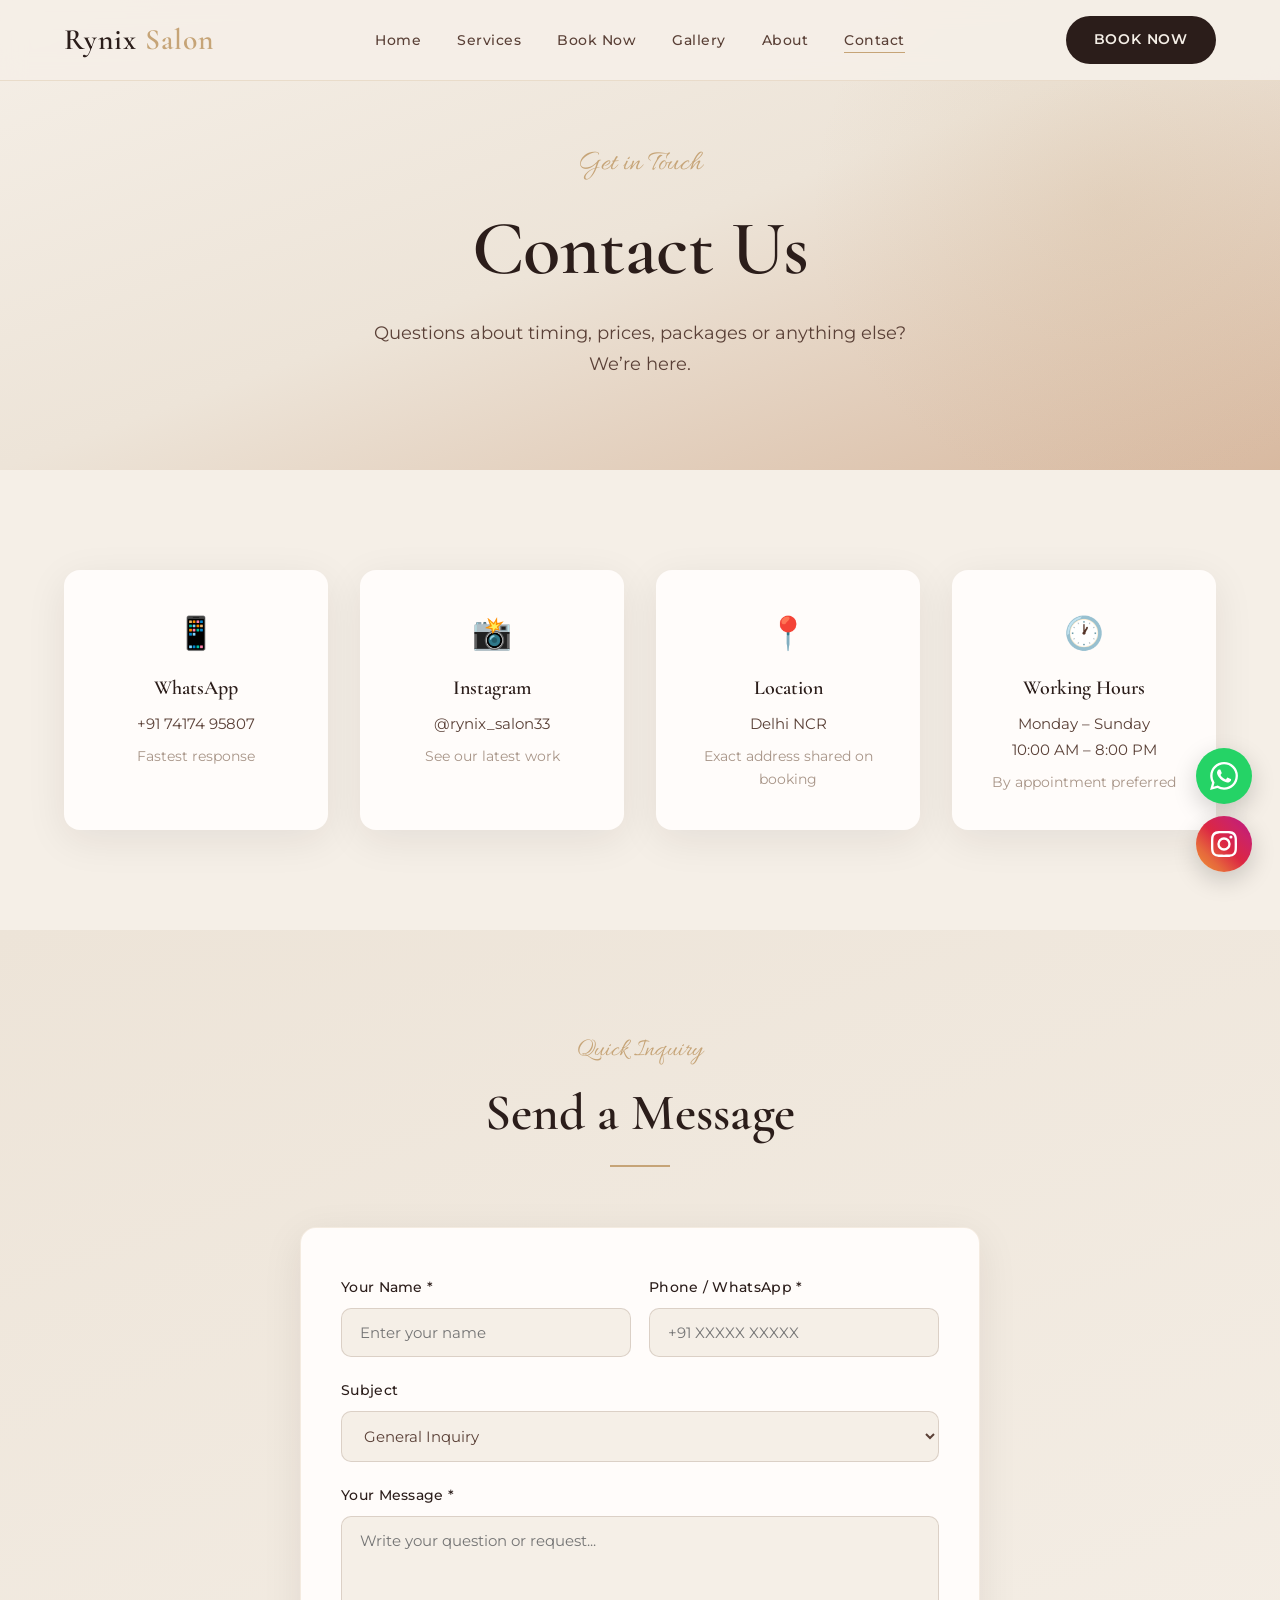
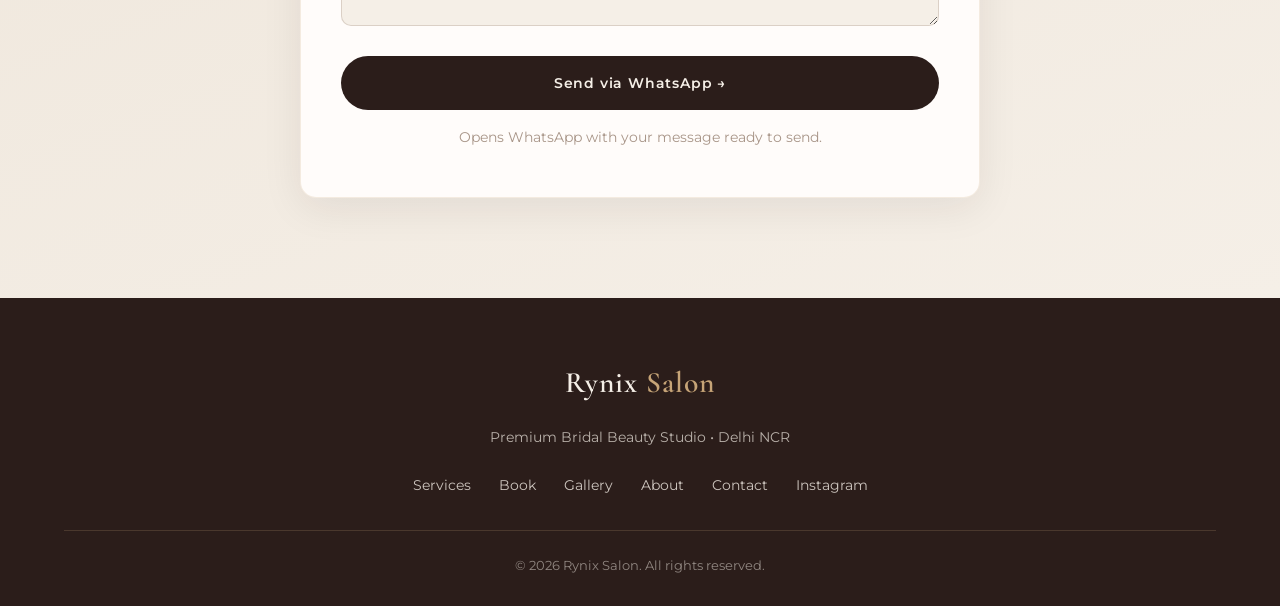
<file: contact.html>
<!DOCTYPE html>
<html lang="en">
<head>
  <meta charset="UTF-8">
  <meta name="viewport" content="width=device-width, initial-scale=1.0">
  <title>Contact | Rynix Salon</title>
  <link rel="stylesheet" href="css/style.css">
</head>
<body>
  <header class="header" id="header">
    <div class="container nav">
      <a href="index.html" class="logo">Rynix <span>Salon</span></a>
      <ul class="nav-links" id="navLinks">
        <li><a href="index.html">Home</a></li>
        <li><a href="services.html">Services</a></li>
        <li><a href="book.html">Book Now</a></li>
        <li><a href="gallery.html">Gallery</a></li>
        <li><a href="about.html">About</a></li>
        <li><a href="contact.html" class="active">Contact</a></li>
      </ul>
      <a href="book.html" class="nav-cta">BOOK NOW</a>
      <div class="hamburger" id="hamburger"><span></span><span></span><span></span></div>
    </div>
  </header>

  <section class="hero" style="min-height:45vh;padding-top:140px;padding-bottom:50px;">
    <div class="hero-content">
      <span class="hero-badge">Get in Touch</span>
      <h1>Contact Us</h1>
      <p class="hero-sub">Questions about timing, prices, packages or anything else? We’re here.</p>
    </div>
  </section>

  <section class="section">
    <div class="container">
      <div class="contact-grid">
        <div class="contact-card">
          <div class="icon">📱</div>
          <h3>WhatsApp</h3>
          <p><a href="https://wa.me/917417495807" target="_blank">+91 74174 95807</a></p>
          <p style="margin-top:8px;font-size:0.85rem;color:var(--taupe);">Fastest response</p>
        </div>
        <div class="contact-card">
          <div class="icon">📸</div>
          <h3>Instagram</h3>
          <p><a href="https://www.instagram.com/rynix_salon33" target="_blank">@rynix_salon33</a></p>
          <p style="margin-top:8px;font-size:0.85rem;color:var(--taupe);">See our latest work</p>
        </div>
        <div class="contact-card">
          <div class="icon">📍</div>
          <h3>Location</h3>
          <p>Delhi NCR</p>
          <p style="margin-top:8px;font-size:0.85rem;color:var(--taupe);">Exact address shared on booking</p>
        </div>
        <div class="contact-card">
          <div class="icon">🕐</div>
          <h3>Working Hours</h3>
          <p>Monday – Sunday<br>10:00 AM – 8:00 PM</p>
          <p style="margin-top:8px;font-size:0.85rem;color:var(--taupe);">By appointment preferred</p>
        </div>
      </div>
    </div>
  </section>

  <section class="section form-section">
    <div class="container">
      <div class="section-header">
        <span class="eyebrow">Quick Inquiry</span>
        <h2>Send a Message</h2>
        <div class="divider"></div>
      </div>
      <div class="form-wrapper">
        <form id="contactForm">
          <div class="form-row">
            <div class="form-group">
              <label for="cname">Your Name *</label>
              <input type="text" id="cname" required placeholder="Enter your name">
            </div>
            <div class="form-group">
              <label for="cphone">Phone / WhatsApp *</label>
              <input type="tel" id="cphone" required placeholder="+91 XXXXX XXXXX">
            </div>
          </div>
          <div class="form-group">
            <label for="csubject">Subject</label>
            <select id="csubject">
              <option value="General Inquiry">General Inquiry</option>
              <option value="Timing / Availability">Timing / Availability</option>
              <option value="Price Question">Price Question</option>
              <option value="Package Details">Package Details</option>
              <option value="Home / On-location Service">Home / On-location Service</option>
              <option value="Feedback / Complaint">Feedback / Complaint</option>
              <option value="Other">Other</option>
            </select>
          </div>
          <div class="form-group">
            <label for="cmessage">Your Message *</label>
            <textarea id="cmessage" required placeholder="Write your question or request..."></textarea>
          </div>
          <button type="submit" class="btn btn-primary" style="width:100%;justify-content:center;padding:18px;">
            Send via WhatsApp →
          </button>
          <p class="form-note">Opens WhatsApp with your message ready to send.</p>
        </form>
      </div>
    </div>
  </section>

  <footer class="footer">
    <div class="container">
      <a href="index.html" class="logo">Rynix <span style="color:var(--gold);">Salon</span></a>
      <p>Premium Bridal Beauty Studio • Delhi NCR</p>
      <div class="footer-links">
        <a href="services.html">Services</a>
        <a href="book.html">Book</a>
        <a href="gallery.html">Gallery</a>
        <a href="about.html">About</a>
        <a href="contact.html">Contact</a>
        <a href="https://www.instagram.com/rynix_salon33" target="_blank">Instagram</a>
      </div>
      <div class="copyright">© 2026 Rynix Salon. All rights reserved.</div>
    </div>
  </footer>

  <div class="float-btns">
    <a href="https://wa.me/917417495807" class="float-btn float-whatsapp" target="_blank">
      <svg width="28" height="28" viewBox="0 0 24 24" fill="white"><path d="M17.472 14.382c-.297-.149-1.758-.867-2.03-.967-.273-.099-.471-.148-.67.15-.197.297-.767.966-.94 1.164-.173.199-.347.223-.644.075-.297-.15-1.255-.463-2.39-1.475-.883-.788-1.48-1.761-1.653-2.059-.173-.297-.018-.458.13-.606.134-.133.298-.347.446-.52.149-.174.198-.298.298-.497.099-.198.05-.371-.025-.52-.075-.149-.669-1.612-.916-2.207-.242-.579-.487-.5-.669-.51-.173-.008-.371-.01-.57-.01-.198 0-.52.074-.792.372-.272.297-1.04 1.016-1.04 2.479 0 1.462 1.065 2.875 1.213 3.074.149.198 2.096 3.2 5.077 4.487.709.306 1.262.489 1.694.625.712.227 1.36.195 1.871.118.571-.085 1.758-.719 2.006-1.413.248-.694.248-1.289.173-1.413-.074-.124-.272-.198-.57-.347m-5.421 7.403h-.004a9.87 9.87 0 01-5.031-1.378l-.361-.214-3.741.982.998-3.648-.235-.374a9.86 9.86 0 01-1.51-5.26c.001-5.45 4.436-9.884 9.888-9.884 2.64 0 5.122 1.03 6.988 2.898a9.825 9.825 0 012.893 6.994c-.003 5.45-4.435 9.884-9.885 9.884m8.413-18.297A11.815 11.815 0 0012.05 0C5.495 0 .16 5.335.157 11.892c0 2.096.547 4.142 1.588 5.945L.057 24l6.305-1.654a11.882 11.882 0 005.683 1.448h.005c6.554 0 11.89-5.335 11.893-11.893a11.821 11.821 0 00-3.48-8.413z"/></svg>
    </a>
    <a href="https://www.instagram.com/rynix_salon33" class="float-btn float-instagram" target="_blank">
      <svg width="26" height="26" viewBox="0 0 24 24" fill="white"><path d="M12 2.163c3.204 0 3.584.012 4.85.07 3.252.148 4.771 1.691 4.919 4.919.058 1.265.069 1.645.069 4.849 0 3.205-.012 3.584-.069 4.849-.149 3.225-1.664 4.771-4.919 4.919-1.266.058-1.644.07-4.85.07-3.204 0-3.584-.012-4.849-.07-3.26-.149-4.771-1.699-4.919-4.92-.058-1.265-.07-1.644-.07-4.849 0-3.204.013-3.583.07-4.849.149-3.227 1.664-4.771 4.919-4.919 1.266-.057 1.645-.069 4.849-.069zM12 0C8.741 0 8.333.014 7.053.072 2.695.272.273 2.69.073 7.052.014 8.333 0 8.741 0 12c0 3.259.014 3.668.072 4.948.2 4.358 2.618 6.78 6.98 6.98C8.333 23.986 8.741 24 12 24c3.259 0 3.668-.014 4.948-.072 4.354-.2 6.782-2.618 6.979-6.98.059-1.28.073-1.689.073-4.948 0-3.259-.014-3.667-.072-4.947-.196-4.354-2.617-6.78-6.979-6.98C15.668.014 15.259 0 12 0zm0 5.838a6.162 6.162 0 100 12.324 6.162 6.162 0 000-12.324zM12 16a4 4 0 110-8 4 4 0 010 8zm6.406-11.845a1.44 1.44 0 100 2.881 1.44 1.44 0 000-2.881z"/></svg>
    </a>
  </div>
  <script src="js/main.js"></script>
</body>
</html>
</file>
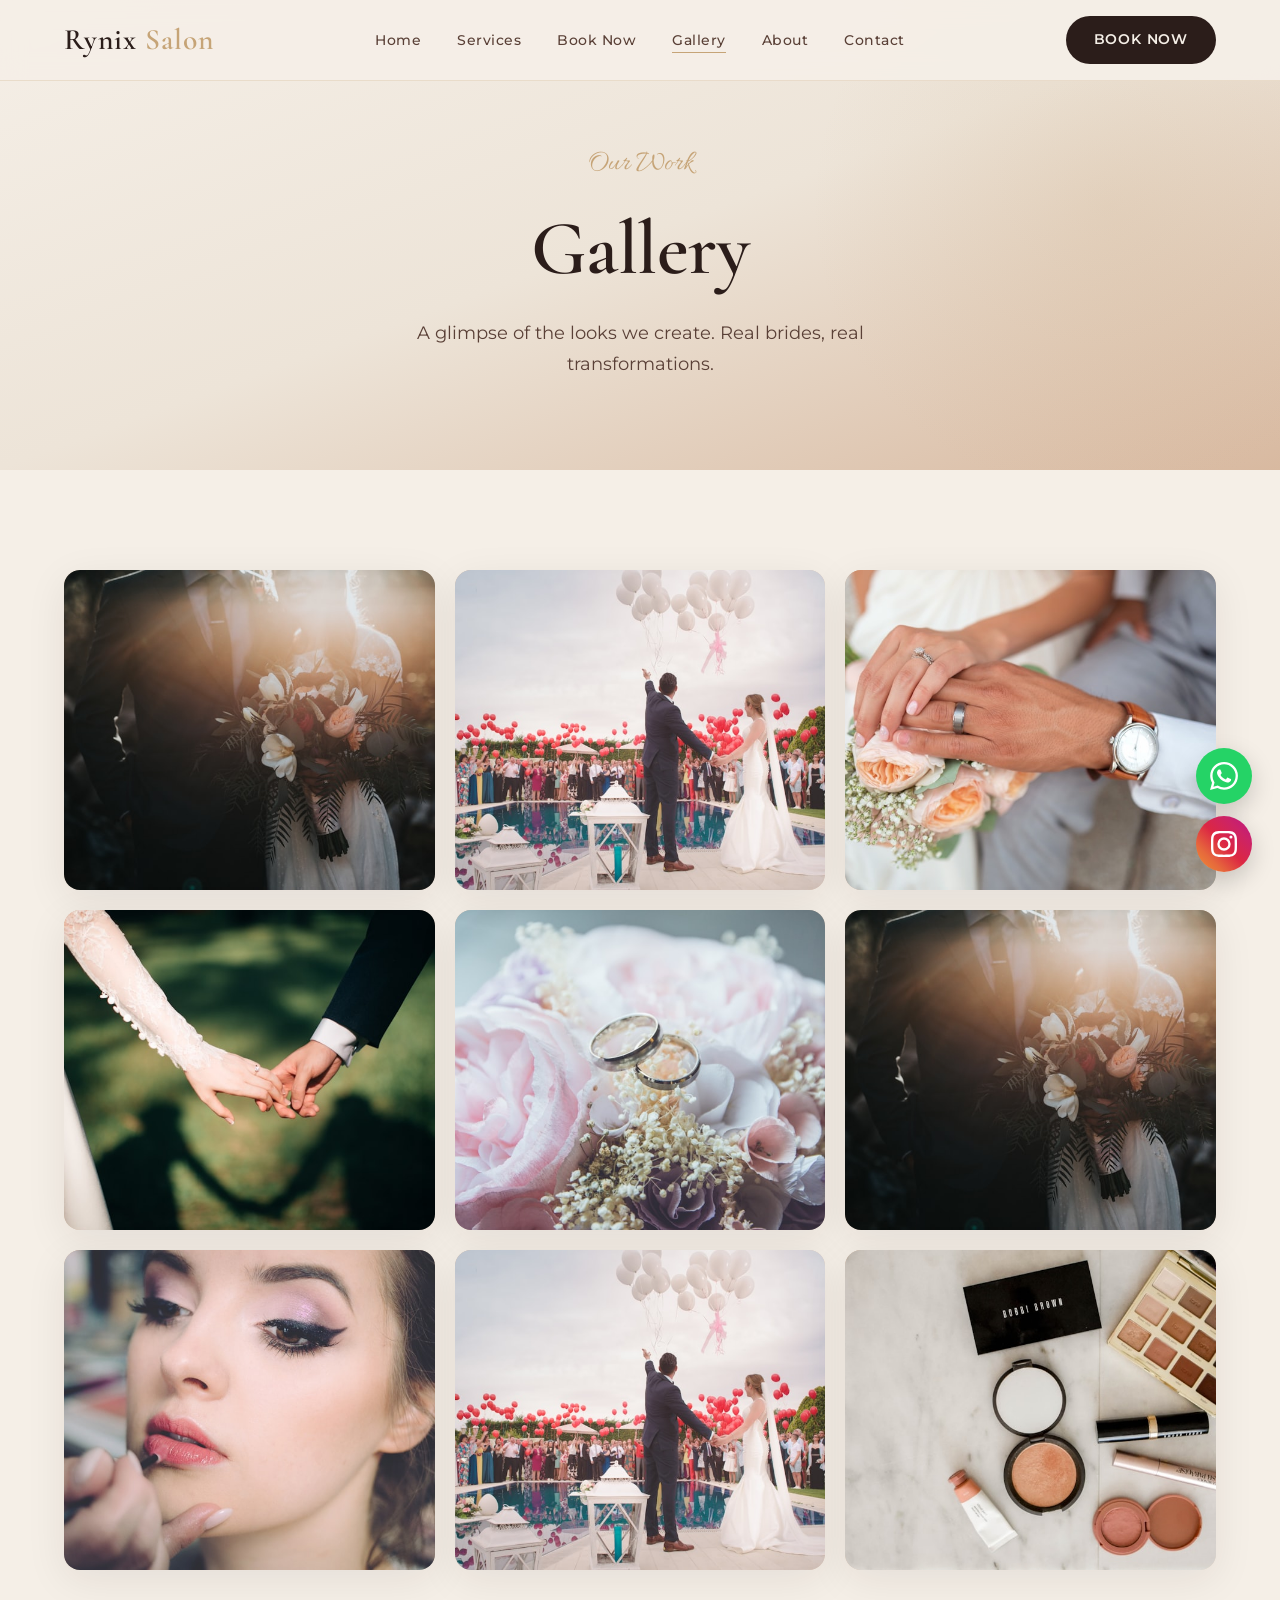
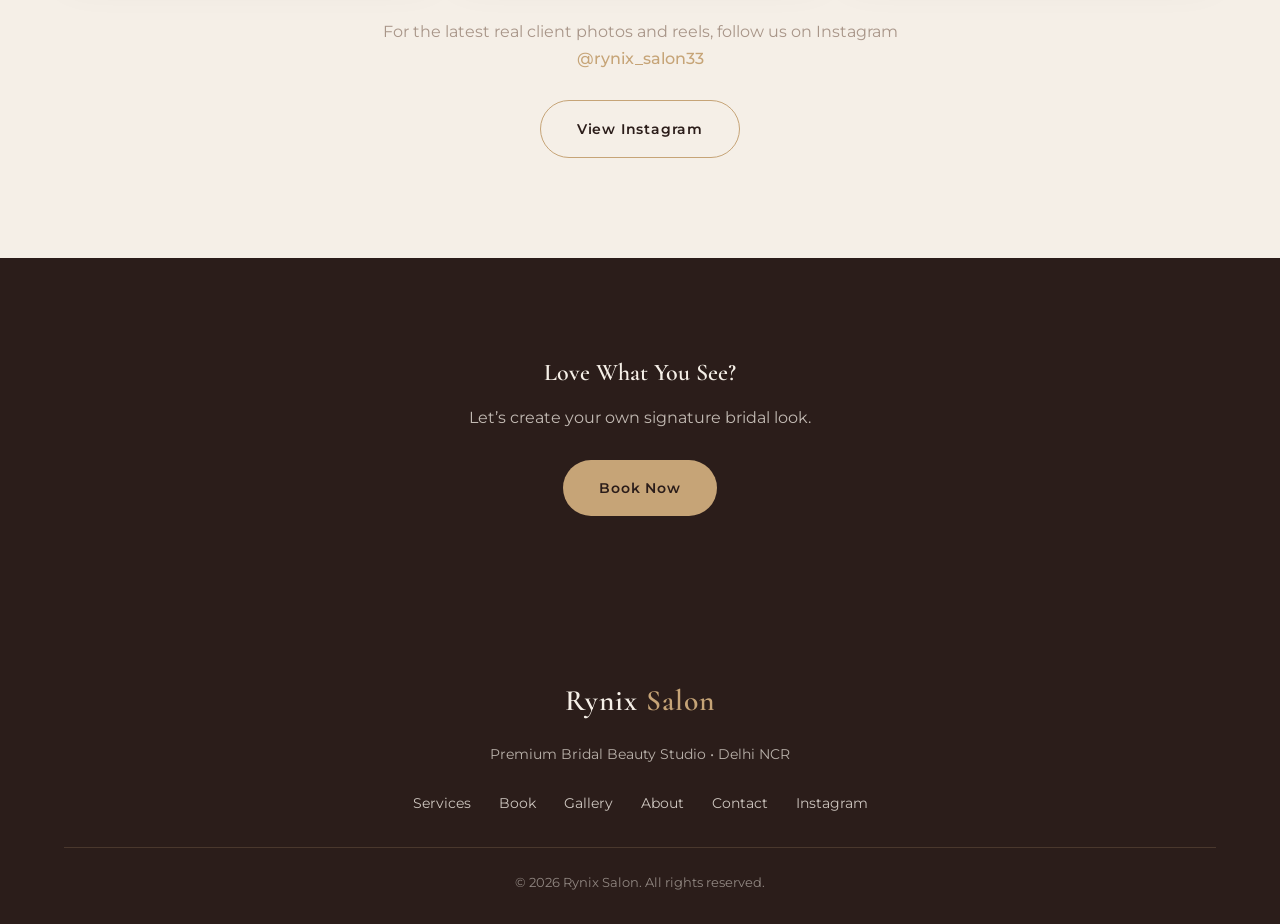
<file: gallery.html>
<!DOCTYPE html>
<html lang="en">
<head>
  <meta charset="UTF-8">
  <meta name="viewport" content="width=device-width, initial-scale=1.0">
  <title>Gallery | Rynix Salon</title>
  <link rel="stylesheet" href="css/style.css">
</head>
<body>
  <header class="header" id="header">
    <div class="container nav">
      <a href="index.html" class="logo">Rynix <span>Salon</span></a>
      <ul class="nav-links" id="navLinks">
        <li><a href="index.html">Home</a></li>
        <li><a href="services.html">Services</a></li>
        <li><a href="book.html">Book Now</a></li>
        <li><a href="gallery.html" class="active">Gallery</a></li>
        <li><a href="about.html">About</a></li>
        <li><a href="contact.html">Contact</a></li>
      </ul>
      <a href="book.html" class="nav-cta">BOOK NOW</a>
      <div class="hamburger" id="hamburger"><span></span><span></span><span></span></div>
    </div>
  </header>

  <section class="hero" style="min-height:45vh;padding-top:140px;padding-bottom:50px;">
    <div class="hero-content">
      <span class="hero-badge">Our Work</span>
      <h1>Gallery</h1>
      <p class="hero-sub">A glimpse of the looks we create. Real brides, real transformations.</p>
    </div>
  </section>

  <section class="section">
    <div class="container">
      <div class="gallery-grid">
        <div class="gallery-item"><img src="images/bridal-1.jpg" alt="Bridal HD Look" style="width:100%;height:100%;object-fit:cover;"></div>
        <div class="gallery-item"><img src="images/bridal-2.jpg" alt="Soft Romantic Waves" style="width:100%;height:100%;object-fit:cover;"></div>
        <div class="gallery-item"><img src="images/bridal-3.jpg" alt="Airbrush Glam" style="width:100%;height:100%;object-fit:cover;"></div>
        <div class="gallery-item"><img src="images/bridal-4.jpg" alt="Classic Bridal Bun" style="width:100%;height:100%;object-fit:cover;"></div>
        <div class="gallery-item"><img src="images/bridal-5.jpg" alt="Engagement Glow" style="width:100%;height:100%;object-fit:cover;"></div>
        <div class="gallery-item"><img src="images/bridal-6.jpg" alt="Reception Soft Glam" style="width:100%;height:100%;object-fit:cover;"></div>
        <div class="gallery-item"><img src="images/makeup-1.jpg" alt="Pre-Bridal Skin" style="width:100%;height:100%;object-fit:cover;"></div>
        <div class="gallery-item"><img src="images/hair-1.jpg" alt="Floral Hair Details" style="width:100%;height:100%;object-fit:cover;"></div>
        <div class="gallery-item"><img src="images/makeup-2.jpg" alt="Family Coordinated Looks" style="width:100%;height:100%;object-fit:cover;"></div>
      </div>
      <p style="text-align:center;margin-top:48px;color:var(--taupe);">
        For the latest real client photos and reels, follow us on Instagram<br>
        <a href="https://www.instagram.com/rynix_salon33" target="_blank" style="color:var(--gold);font-weight:500;">@rynix_salon33</a>
      </p>
      <div style="text-align:center;margin-top:28px;">
        <a href="https://www.instagram.com/rynix_salon33" class="btn btn-outline" target="_blank">View Instagram</a>
      </div>
    </div>
  </section>

  <section class="section" style="background:var(--espresso);text-align:center;">
    <div class="container">
      <h2 style="color:var(--cream);margin-bottom:16px;">Love What You See?</h2>
      <p style="color:rgba(245,239,231,0.75);margin-bottom:28px;">Let’s create your own signature bridal look.</p>
      <a href="book.html" class="btn btn-primary" style="background:var(--gold);color:var(--espresso);">Book Now</a>
    </div>
  </section>

  <footer class="footer">
    <div class="container">
      <a href="index.html" class="logo">Rynix <span style="color:var(--gold);">Salon</span></a>
      <p>Premium Bridal Beauty Studio • Delhi NCR</p>
      <div class="footer-links">
        <a href="services.html">Services</a>
        <a href="book.html">Book</a>
        <a href="gallery.html">Gallery</a>
        <a href="about.html">About</a>
        <a href="contact.html">Contact</a>
        <a href="https://www.instagram.com/rynix_salon33" target="_blank">Instagram</a>
      </div>
      <div class="copyright">© 2026 Rynix Salon. All rights reserved.</div>
    </div>
  </footer>

  <div class="float-btns">
    <a href="https://wa.me/917417495807" class="float-btn float-whatsapp" target="_blank">
      <svg width="28" height="28" viewBox="0 0 24 24" fill="white"><path d="M17.472 14.382c-.297-.149-1.758-.867-2.03-.967-.273-.099-.471-.148-.67.15-.197.297-.767.966-.94 1.164-.173.199-.347.223-.644.075-.297-.15-1.255-.463-2.39-1.475-.883-.788-1.48-1.761-1.653-2.059-.173-.297-.018-.458.13-.606.134-.133.298-.347.446-.52.149-.174.198-.298.298-.497.099-.198.05-.371-.025-.52-.075-.149-.669-1.612-.916-2.207-.242-.579-.487-.5-.669-.51-.173-.008-.371-.01-.57-.01-.198 0-.52.074-.792.372-.272.297-1.04 1.016-1.04 2.479 0 1.462 1.065 2.875 1.213 3.074.149.198 2.096 3.2 5.077 4.487.709.306 1.262.489 1.694.625.712.227 1.36.195 1.871.118.571-.085 1.758-.719 2.006-1.413.248-.694.248-1.289.173-1.413-.074-.124-.272-.198-.57-.347m-5.421 7.403h-.004a9.87 9.87 0 01-5.031-1.378l-.361-.214-3.741.982.998-3.648-.235-.374a9.86 9.86 0 01-1.51-5.26c.001-5.45 4.436-9.884 9.888-9.884 2.64 0 5.122 1.03 6.988 2.898a9.825 9.825 0 012.893 6.994c-.003 5.45-4.435 9.884-9.885 9.884m8.413-18.297A11.815 11.815 0 0012.05 0C5.495 0 .16 5.335.157 11.892c0 2.096.547 4.142 1.588 5.945L.057 24l6.305-1.654a11.882 11.882 0 005.683 1.448h.005c6.554 0 11.89-5.335 11.893-11.893a11.821 11.821 0 00-3.48-8.413z"/></svg>
    </a>
    <a href="https://www.instagram.com/rynix_salon33" class="float-btn float-instagram" target="_blank">
      <svg width="26" height="26" viewBox="0 0 24 24" fill="white"><path d="M12 2.163c3.204 0 3.584.012 4.85.07 3.252.148 4.771 1.691 4.919 4.919.058 1.265.069 1.645.069 4.849 0 3.205-.012 3.584-.069 4.849-.149 3.225-1.664 4.771-4.919 4.919-1.266.058-1.644.07-4.85.07-3.204 0-3.584-.012-4.849-.07-3.26-.149-4.771-1.699-4.919-4.92-.058-1.265-.07-1.644-.07-4.849 0-3.204.013-3.583.07-4.849.149-3.227 1.664-4.771 4.919-4.919 1.266-.057 1.645-.069 4.849-.069zM12 0C8.741 0 8.333.014 7.053.072 2.695.272.273 2.69.073 7.052.014 8.333 0 8.741 0 12c0 3.259.014 3.668.072 4.948.2 4.358 2.618 6.78 6.98 6.98C8.333 23.986 8.741 24 12 24c3.259 0 3.668-.014 4.948-.072 4.354-.2 6.782-2.618 6.979-6.98.059-1.28.073-1.689.073-4.948 0-3.259-.014-3.667-.072-4.947-.196-4.354-2.617-6.78-6.979-6.98C15.668.014 15.259 0 12 0zm0 5.838a6.162 6.162 0 100 12.324 6.162 6.162 0 000-12.324zM12 16a4 4 0 110-8 4 4 0 010 8zm6.406-11.845a1.44 1.44 0 100 2.881 1.44 1.44 0 000-2.881z"/></svg>
    </a>
  </div>
  <script src="js/main.js"></script>
</body>
</html>
</file>
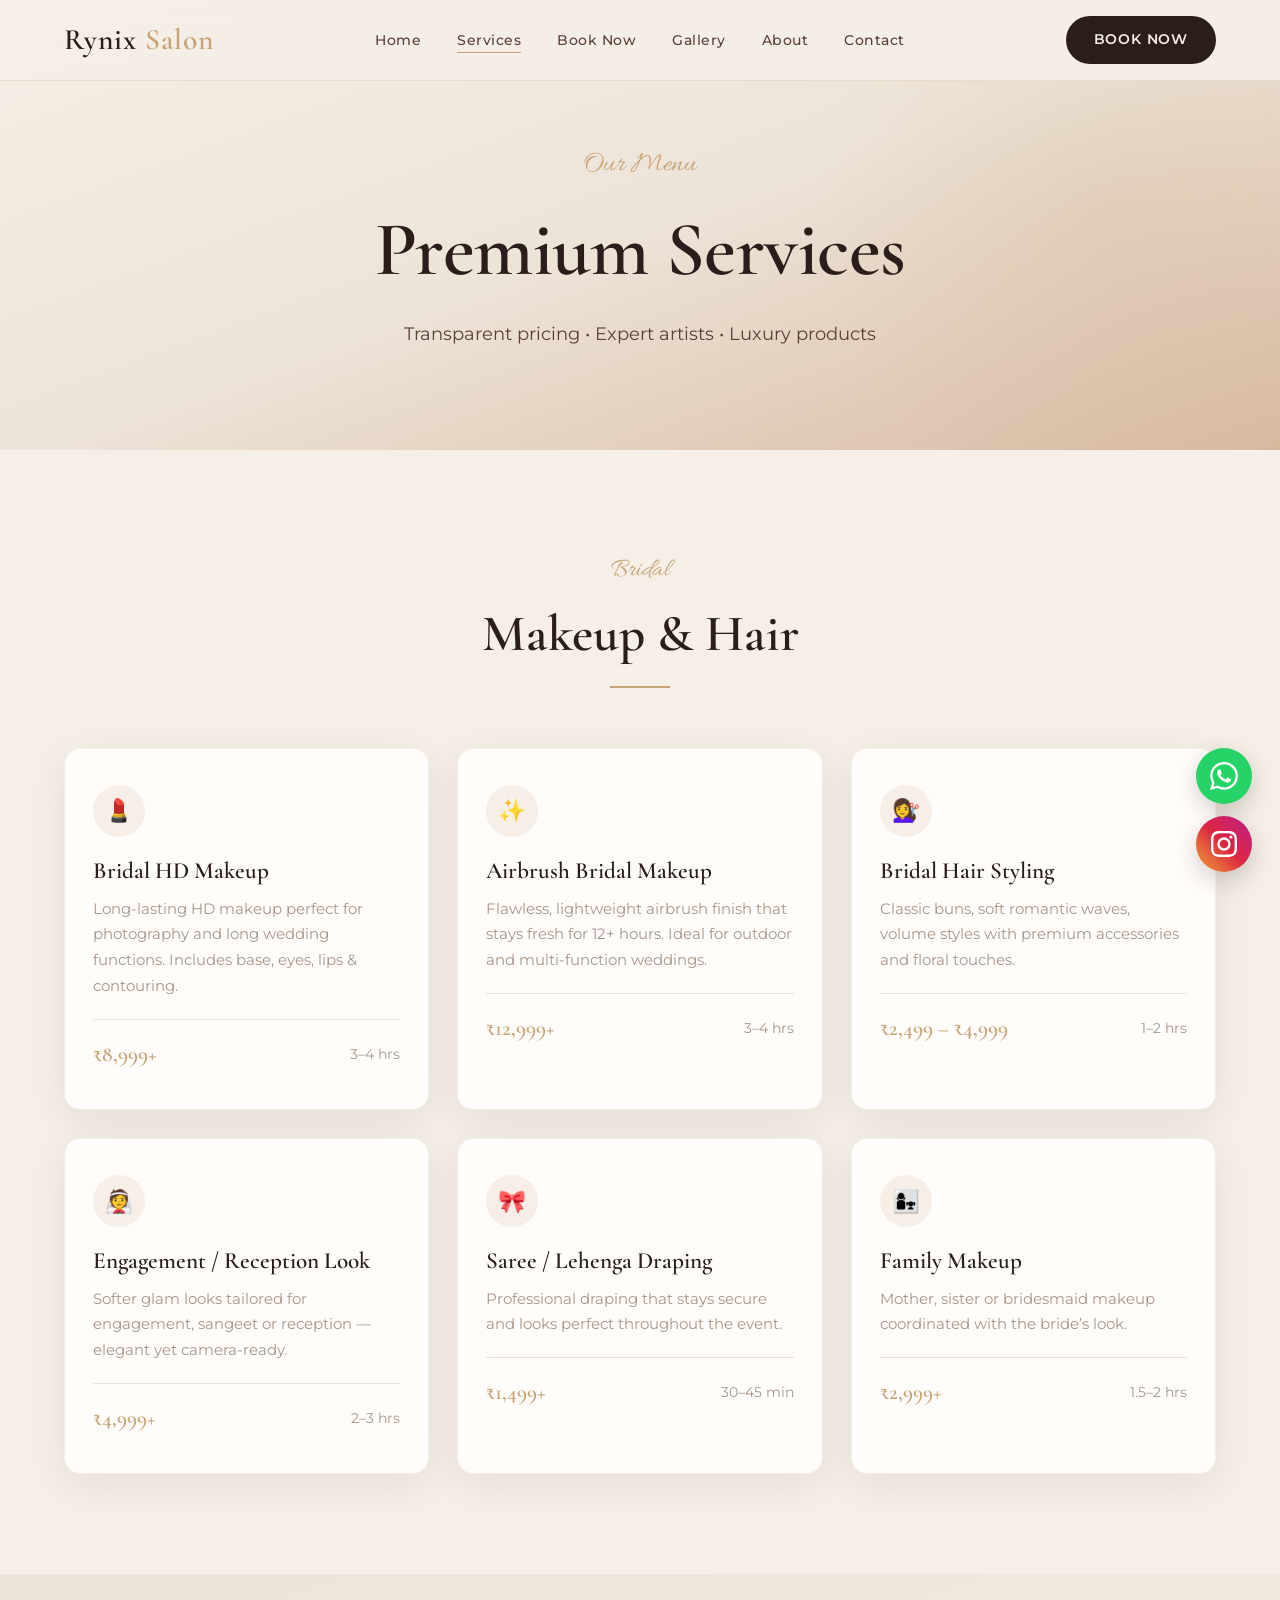
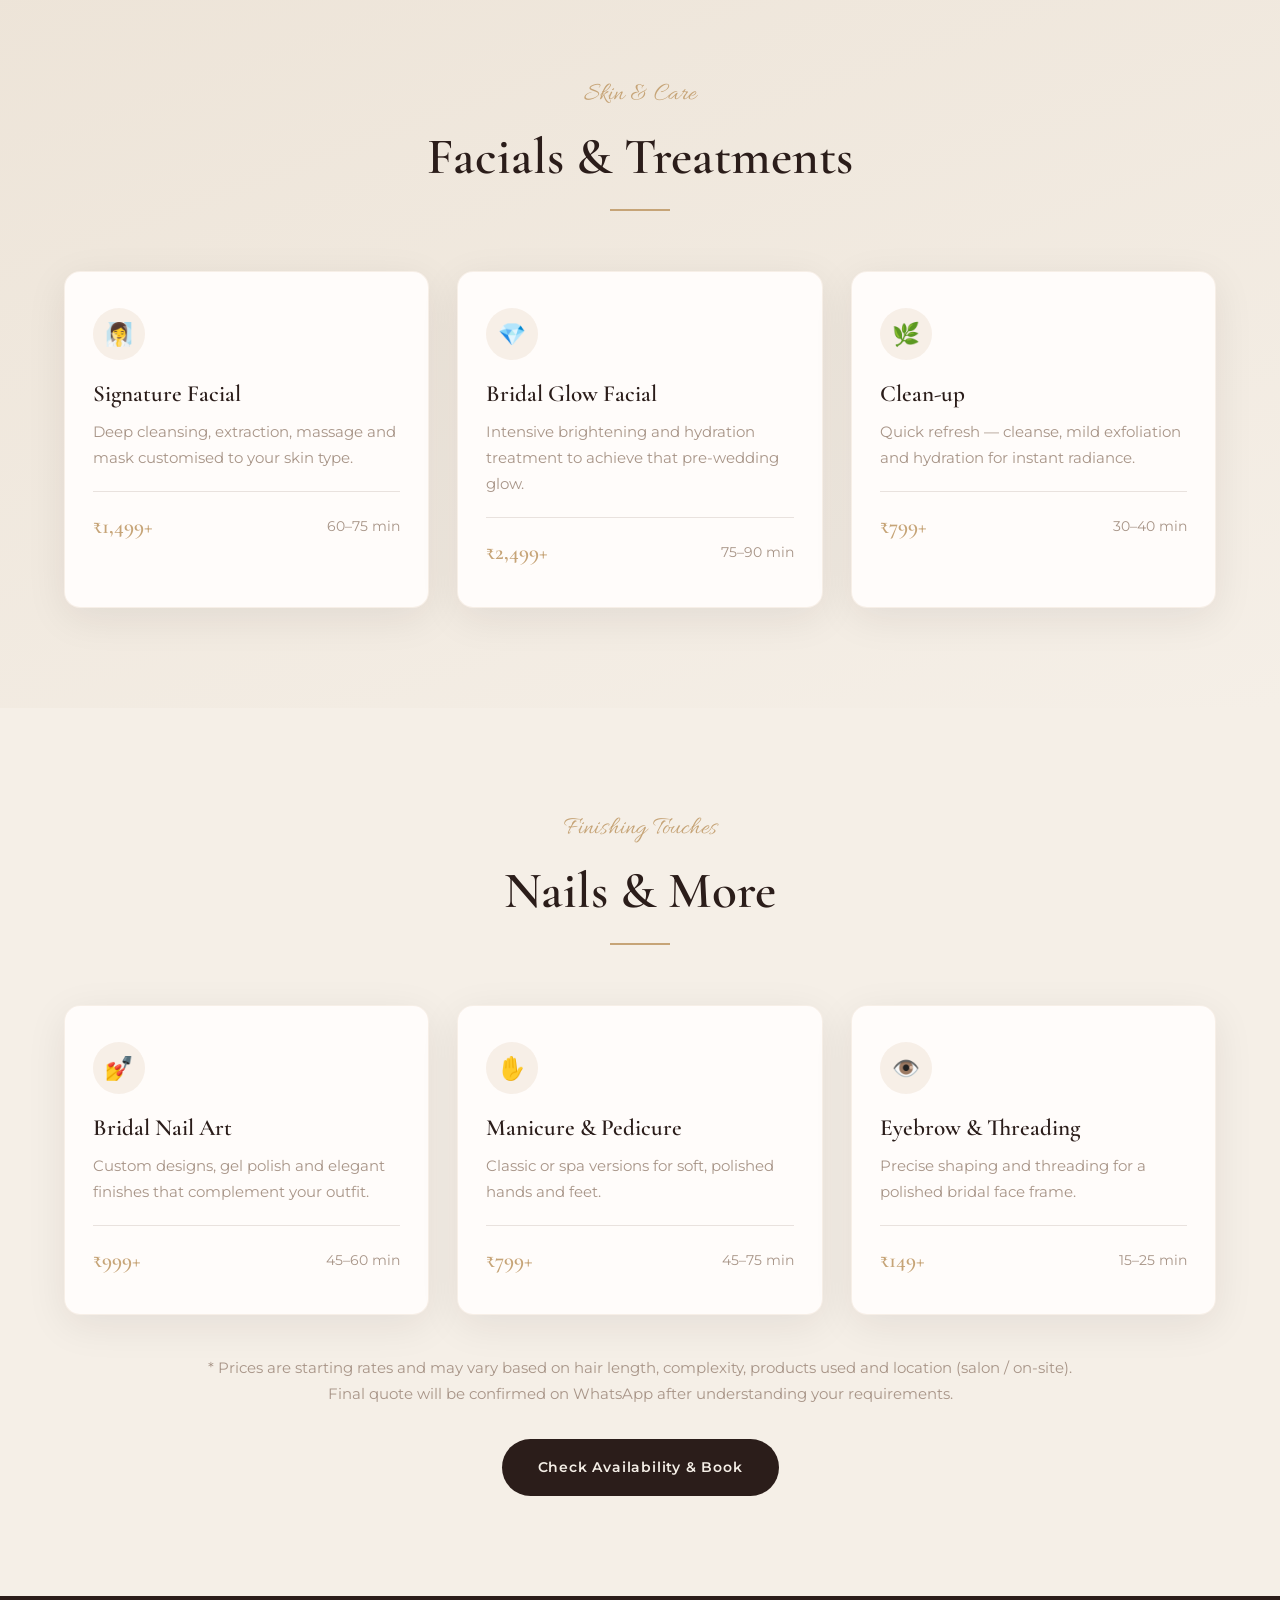
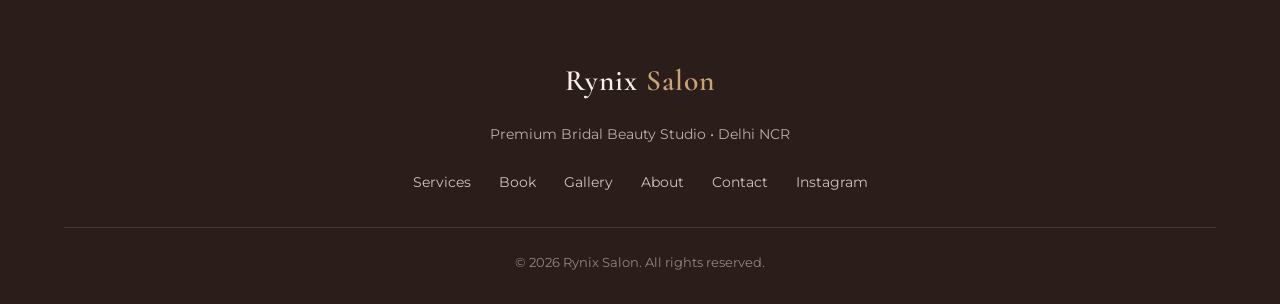
<file: services.html>
<!DOCTYPE html>
<html lang="en">
<head>
  <meta charset="UTF-8">
  <meta name="viewport" content="width=device-width, initial-scale=1.0">
  <title>Services | Rynix Salon – Premium Bridal Beauty</title>
  <link rel="stylesheet" href="css/style.css">
</head>
<body>
  <header class="header" id="header">
    <div class="container nav">
      <a href="index.html" class="logo">Rynix <span>Salon</span></a>
      <ul class="nav-links" id="navLinks">
        <li><a href="index.html">Home</a></li>
        <li><a href="services.html" class="active">Services</a></li>
        <li><a href="book.html">Book Now</a></li>
        <li><a href="gallery.html">Gallery</a></li>
        <li><a href="about.html">About</a></li>
        <li><a href="contact.html">Contact</a></li>
      </ul>
      <a href="book.html" class="nav-cta">BOOK NOW</a>
      <div class="hamburger" id="hamburger"><span></span><span></span><span></span></div>
    </div>
  </header>

  <section class="hero" style="min-height:50vh;padding-top:140px;padding-bottom:60px;">
    <div class="hero-content">
      <span class="hero-badge">Our Menu</span>
      <h1>Premium Services</h1>
      <p class="hero-sub">Transparent pricing • Expert artists • Luxury products</p>
    </div>
  </section>

  <section class="section">
    <div class="container">
      <div class="section-header">
        <span class="eyebrow">Bridal</span>
        <h2>Makeup & Hair</h2>
        <div class="divider"></div>
      </div>
      <div class="services-grid">
        <div class="service-card">
          <div class="service-icon">💄</div>
          <h3>Bridal HD Makeup</h3>
          <p>Long-lasting HD makeup perfect for photography and long wedding functions. Includes base, eyes, lips & contouring.</p>
          <div class="service-meta">
            <span class="service-price">₹8,999+</span>
            <span class="service-duration">3–4 hrs</span>
          </div>
        </div>
        <div class="service-card">
          <div class="service-icon">✨</div>
          <h3>Airbrush Bridal Makeup</h3>
          <p>Flawless, lightweight airbrush finish that stays fresh for 12+ hours. Ideal for outdoor and multi-function weddings.</p>
          <div class="service-meta">
            <span class="service-price">₹12,999+</span>
            <span class="service-duration">3–4 hrs</span>
          </div>
        </div>
        <div class="service-card">
          <div class="service-icon">💇‍♀️</div>
          <h3>Bridal Hair Styling</h3>
          <p>Classic buns, soft romantic waves, volume styles with premium accessories and floral touches.</p>
          <div class="service-meta">
            <span class="service-price">₹2,499 – ₹4,999</span>
            <span class="service-duration">1–2 hrs</span>
          </div>
        </div>
        <div class="service-card">
          <div class="service-icon">👰</div>
          <h3>Engagement / Reception Look</h3>
          <p>Softer glam looks tailored for engagement, sangeet or reception — elegant yet camera-ready.</p>
          <div class="service-meta">
            <span class="service-price">₹4,999+</span>
            <span class="service-duration">2–3 hrs</span>
          </div>
        </div>
        <div class="service-card">
          <div class="service-icon">🎀</div>
          <h3>Saree / Lehenga Draping</h3>
          <p>Professional draping that stays secure and looks perfect throughout the event.</p>
          <div class="service-meta">
            <span class="service-price">₹1,499+</span>
            <span class="service-duration">30–45 min</span>
          </div>
        </div>
        <div class="service-card">
          <div class="service-icon">👩‍👧</div>
          <h3>Family Makeup</h3>
          <p>Mother, sister or bridesmaid makeup coordinated with the bride’s look.</p>
          <div class="service-meta">
            <span class="service-price">₹2,999+</span>
            <span class="service-duration">1.5–2 hrs</span>
          </div>
        </div>
      </div>
    </div>
  </section>

  <section class="section" style="background:linear-gradient(160deg,#EDE4D8 0%,var(--cream) 100%);">
    <div class="container">
      <div class="section-header">
        <span class="eyebrow">Skin & Care</span>
        <h2>Facials & Treatments</h2>
        <div class="divider"></div>
      </div>
      <div class="services-grid">
        <div class="service-card">
          <div class="service-icon">🧖‍♀️</div>
          <h3>Signature Facial</h3>
          <p>Deep cleansing, extraction, massage and mask customised to your skin type.</p>
          <div class="service-meta">
            <span class="service-price">₹1,499+</span>
            <span class="service-duration">60–75 min</span>
          </div>
        </div>
        <div class="service-card">
          <div class="service-icon">💎</div>
          <h3>Bridal Glow Facial</h3>
          <p>Intensive brightening and hydration treatment to achieve that pre-wedding glow.</p>
          <div class="service-meta">
            <span class="service-price">₹2,499+</span>
            <span class="service-duration">75–90 min</span>
          </div>
        </div>
        <div class="service-card">
          <div class="service-icon">🌿</div>
          <h3>Clean-up</h3>
          <p>Quick refresh — cleanse, mild exfoliation and hydration for instant radiance.</p>
          <div class="service-meta">
            <span class="service-price">₹799+</span>
            <span class="service-duration">30–40 min</span>
          </div>
        </div>
      </div>
    </div>
  </section>

  <section class="section">
    <div class="container">
      <div class="section-header">
        <span class="eyebrow">Finishing Touches</span>
        <h2>Nails & More</h2>
        <div class="divider"></div>
      </div>
      <div class="services-grid">
        <div class="service-card">
          <div class="service-icon">💅</div>
          <h3>Bridal Nail Art</h3>
          <p>Custom designs, gel polish and elegant finishes that complement your outfit.</p>
          <div class="service-meta">
            <span class="service-price">₹999+</span>
            <span class="service-duration">45–60 min</span>
          </div>
        </div>
        <div class="service-card">
          <div class="service-icon">✋</div>
          <h3>Manicure & Pedicure</h3>
          <p>Classic or spa versions for soft, polished hands and feet.</p>
          <div class="service-meta">
            <span class="service-price">₹799+</span>
            <span class="service-duration">45–75 min</span>
          </div>
        </div>
        <div class="service-card">
          <div class="service-icon">👁️</div>
          <h3>Eyebrow & Threading</h3>
          <p>Precise shaping and threading for a polished bridal face frame.</p>
          <div class="service-meta">
            <span class="service-price">₹149+</span>
            <span class="service-duration">15–25 min</span>
          </div>
        </div>
      </div>
      <p style="text-align:center;margin-top:40px;color:var(--taupe);font-size:0.95rem;">
        * Prices are starting rates and may vary based on hair length, complexity, products used and location (salon / on-site).<br>
        Final quote will be confirmed on WhatsApp after understanding your requirements.
      </p>
      <div style="text-align:center;margin-top:32px;">
        <a href="book.html" class="btn btn-primary">Check Availability & Book</a>
      </div>
    </div>
  </section>

  <footer class="footer">
    <div class="container">
      <a href="index.html" class="logo">Rynix <span style="color:var(--gold);">Salon</span></a>
      <p>Premium Bridal Beauty Studio • Delhi NCR</p>
      <div class="footer-links">
        <a href="services.html">Services</a>
        <a href="book.html">Book</a>
        <a href="gallery.html">Gallery</a>
        <a href="about.html">About</a>
        <a href="contact.html">Contact</a>
        <a href="https://www.instagram.com/rynix_salon33" target="_blank">Instagram</a>
      </div>
      <div class="copyright">© 2026 Rynix Salon. All rights reserved.</div>
    </div>
  </footer>

  <div class="float-btns">
    <a href="https://wa.me/917417495807?text=Hi%20Rynix%20Salon%2C%20I%20want%20to%20book%20an%20appointment." class="float-btn float-whatsapp" target="_blank">
      <svg width="28" height="28" viewBox="0 0 24 24" fill="white"><path d="M17.472 14.382c-.297-.149-1.758-.867-2.03-.967-.273-.099-.471-.148-.67.15-.197.297-.767.966-.94 1.164-.173.199-.347.223-.644.075-.297-.15-1.255-.463-2.39-1.475-.883-.788-1.48-1.761-1.653-2.059-.173-.297-.018-.458.13-.606.134-.133.298-.347.446-.52.149-.174.198-.298.298-.497.099-.198.05-.371-.025-.52-.075-.149-.669-1.612-.916-2.207-.242-.579-.487-.5-.669-.51-.173-.008-.371-.01-.57-.01-.198 0-.52.074-.792.372-.272.297-1.04 1.016-1.04 2.479 0 1.462 1.065 2.875 1.213 3.074.149.198 2.096 3.2 5.077 4.487.709.306 1.262.489 1.694.625.712.227 1.36.195 1.871.118.571-.085 1.758-.719 2.006-1.413.248-.694.248-1.289.173-1.413-.074-.124-.272-.198-.57-.347m-5.421 7.403h-.004a9.87 9.87 0 01-5.031-1.378l-.361-.214-3.741.982.998-3.648-.235-.374a9.86 9.86 0 01-1.51-5.26c.001-5.45 4.436-9.884 9.888-9.884 2.64 0 5.122 1.03 6.988 2.898a9.825 9.825 0 012.893 6.994c-.003 5.45-4.435 9.884-9.885 9.884m8.413-18.297A11.815 11.815 0 0012.05 0C5.495 0 .16 5.335.157 11.892c0 2.096.547 4.142 1.588 5.945L.057 24l6.305-1.654a11.882 11.882 0 005.683 1.448h.005c6.554 0 11.89-5.335 11.893-11.893a11.821 11.821 0 00-3.48-8.413z"/></svg>
    </a>
    <a href="https://www.instagram.com/rynix_salon33" class="float-btn float-instagram" target="_blank">
      <svg width="26" height="26" viewBox="0 0 24 24" fill="white"><path d="M12 2.163c3.204 0 3.584.012 4.85.07 3.252.148 4.771 1.691 4.919 4.919.058 1.265.069 1.645.069 4.849 0 3.205-.012 3.584-.069 4.849-.149 3.225-1.664 4.771-4.919 4.919-1.266.058-1.644.07-4.85.07-3.204 0-3.584-.012-4.849-.07-3.26-.149-4.771-1.699-4.919-4.92-.058-1.265-.07-1.644-.07-4.849 0-3.204.013-3.583.07-4.849.149-3.227 1.664-4.771 4.919-4.919 1.266-.057 1.645-.069 4.849-.069zM12 0C8.741 0 8.333.014 7.053.072 2.695.272.273 2.69.073 7.052.014 8.333 0 8.741 0 12c0 3.259.014 3.668.072 4.948.2 4.358 2.618 6.78 6.98 6.98C8.333 23.986 8.741 24 12 24c3.259 0 3.668-.014 4.948-.072 4.354-.2 6.782-2.618 6.979-6.98.059-1.28.073-1.689.073-4.948 0-3.259-.014-3.667-.072-4.947-.196-4.354-2.617-6.78-6.979-6.98C15.668.014 15.259 0 12 0zm0 5.838a6.162 6.162 0 100 12.324 6.162 6.162 0 000-12.324zM12 16a4 4 0 110-8 4 4 0 010 8zm6.406-11.845a1.44 1.44 0 100 2.881 1.44 1.44 0 000-2.881z"/></svg>
    </a>
  </div>
  <script src="js/main.js"></script>
</body>
</html>
</file>
<file: css/style.css>
/* ============================================
   RYNIX SALON — Premium Bridal Website
   Colors & Fonts exactly as specified
   ============================================ */

@import url('https://fonts.googleapis.com/css2?family=Cormorant+Garamond:wght@400;500;600;700&family=Montserrat:wght@300;400;500;600;700&family=Allura&display=swap');

:root {
  --cream: #F5EFE7;
  --espresso: #2B1D1A;
  --gold: #C6A477;
  --nude: #D8B9A0;
  --mocha: #5A4037;
  --taupe: #A89588;
  --white: #FFFCFA;
  --shadow: 0 10px 40px rgba(43, 29, 26, 0.08);
  --radius: 16px;
}

* {
  margin: 0;
  padding: 0;
  box-sizing: border-box;
}

html {
  scroll-behavior: smooth;
}

body {
  font-family: 'Montserrat', sans-serif;
  background-color: var(--cream);
  color: var(--mocha);
  line-height: 1.7;
  font-weight: 400;
  overflow-x: hidden;
}

h1, h2, h3, h4 {
  font-family: 'Cormorant Garamond', serif;
  color: var(--espresso);
  font-weight: 600;
  line-height: 1.25;
}

a {
  text-decoration: none;
  color: inherit;
  transition: all 0.3s ease;
}

img {
  max-width: 100%;
  height: auto;
  display: block;
}

.container {
  width: 100%;
  max-width: 1200px;
  margin: 0 auto;
  padding: 0 24px;
}

/* ========== HEADER / NAV ========== */
.header {
  position: fixed;
  top: 0;
  left: 0;
  width: 100%;
  z-index: 1000;
  background: rgba(245, 239, 231, 0.95);
  backdrop-filter: blur(12px);
  border-bottom: 1px solid rgba(198, 164, 119, 0.25);
  transition: all 0.3s ease;
}

.header.scrolled {
  box-shadow: var(--shadow);
}

.nav {
  display: flex;
  align-items: center;
  justify-content: space-between;
  height: 80px;
}

.logo {
  font-family: 'Cormorant Garamond', serif;
  font-size: 1.85rem;
  font-weight: 600;
  color: var(--espresso);
  letter-spacing: 1px;
}

.logo span {
  color: var(--gold);
}

.nav-links {
  display: flex;
  gap: 36px;
  list-style: none;
}

.nav-links a {
  font-size: 0.9rem;
  font-weight: 500;
  color: var(--mocha);
  letter-spacing: 0.5px;
  position: relative;
}

.nav-links a::after {
  content: '';
  position: absolute;
  bottom: -4px;
  left: 0;
  width: 0;
  height: 1.5px;
  background: var(--gold);
  transition: width 0.3s ease;
}

.nav-links a:hover {
  color: var(--espresso);
}

.nav-links a:hover::after,
.nav-links a.active::after {
  width: 100%;
}

.nav-cta {
  background: var(--espresso);
  color: var(--cream) !important;
  padding: 12px 28px;
  border-radius: 50px;
  font-size: 0.85rem;
  font-weight: 600;
  letter-spacing: 0.8px;
}

.nav-cta:hover {
  background: var(--gold);
  color: var(--espresso) !important;
}

.hamburger {
  display: none;
  flex-direction: column;
  gap: 6px;
  cursor: pointer;
  padding: 8px;
}

.hamburger span {
  width: 26px;
  height: 2px;
  background: var(--espresso);
  transition: all 0.3s ease;
}

/* ========== HERO ========== */
.hero {
  min-height: 100vh;
  display: flex;
  align-items: center;
  justify-content: center;
  text-align: center;
  padding: 140px 24px 80px;
  background: linear-gradient(160deg, var(--cream) 0%, #EDE4D8 50%, var(--nude) 100%);
  position: relative;
  overflow: hidden;
}

.hero::before {
  content: '';
  position: absolute;
  top: -20%;
  right: -10%;
  width: 600px;
  height: 600px;
  background: radial-gradient(circle, rgba(198, 164, 119, 0.15) 0%, transparent 70%);
  border-radius: 50%;
}

.hero-content {
  position: relative;
  z-index: 2;
  max-width: 820px;
}

.hero-badge {
  display: inline-block;
  font-family: 'Allura', cursive;
  font-size: 1.8rem;
  color: var(--gold);
  margin-bottom: 12px;
}

.hero h1 {
  font-size: clamp(2.8rem, 7vw, 4.8rem);
  margin-bottom: 20px;
  letter-spacing: -0.5px;
}

.hero h1 span {
  color: var(--gold);
}

.hero-sub {
  font-size: 1.15rem;
  color: var(--mocha);
  max-width: 560px;
  margin: 0 auto 40px;
  font-weight: 400;
}

.hero-btns {
  display: flex;
  gap: 16px;
  justify-content: center;
  flex-wrap: wrap;
}

.btn {
  display: inline-flex;
  align-items: center;
  gap: 10px;
  padding: 16px 36px;
  border-radius: 50px;
  font-family: 'Montserrat', sans-serif;
  font-size: 0.9rem;
  font-weight: 600;
  letter-spacing: 0.8px;
  cursor: pointer;
  border: none;
  transition: all 0.3s ease;
}

.btn-primary {
  background: var(--espresso);
  color: var(--cream);
}

.btn-primary:hover {
  background: var(--gold);
  color: var(--espresso);
  transform: translateY(-2px);
  box-shadow: 0 12px 30px rgba(198, 164, 119, 0.35);
}

.btn-outline {
  background: transparent;
  color: var(--espresso);
  border: 1.5px solid var(--gold);
}

.btn-outline:hover {
  background: var(--gold);
  color: var(--espresso);
}

/* ========== SECTION COMMON ========== */
.section {
  padding: 100px 0;
}

.section-header {
  text-align: center;
  margin-bottom: 60px;
}

.section-header .eyebrow {
  font-family: 'Allura', cursive;
  font-size: 1.6rem;
  color: var(--gold);
  margin-bottom: 8px;
  display: block;
}

.section-header h2 {
  font-size: clamp(2.2rem, 4vw, 3.2rem);
  margin-bottom: 16px;
}

.section-header p {
  max-width: 560px;
  margin: 0 auto;
  color: var(--taupe);
  font-size: 1.05rem;
}

.divider {
  width: 60px;
  height: 2px;
  background: var(--gold);
  margin: 20px auto 0;
}

/* ========== SERVICES ========== */
.services-grid {
  display: grid;
  grid-template-columns: repeat(auto-fit, minmax(300px, 1fr));
  gap: 28px;
}

.service-card {
  background: var(--white);
  border-radius: var(--radius);
  padding: 36px 28px;
  box-shadow: var(--shadow);
  border: 1px solid rgba(198, 164, 119, 0.15);
  transition: all 0.35s ease;
  position: relative;
  overflow: hidden;
}

.service-card::before {
  content: '';
  position: absolute;
  top: 0;
  left: 0;
  width: 100%;
  height: 3px;
  background: linear-gradient(90deg, var(--gold), var(--nude));
  transform: scaleX(0);
  transition: transform 0.35s ease;
}

.service-card:hover {
  transform: translateY(-8px);
  box-shadow: 0 20px 50px rgba(43, 29, 26, 0.12);
}

.service-card:hover::before {
  transform: scaleX(1);
}

.service-icon {
  width: 52px;
  height: 52px;
  background: rgba(198, 164, 119, 0.15);
  border-radius: 50%;
  display: flex;
  align-items: center;
  justify-content: center;
  margin-bottom: 20px;
  font-size: 1.4rem;
  color: var(--gold);
}

.service-card h3 {
  font-size: 1.45rem;
  margin-bottom: 10px;
}

.service-card p {
  color: var(--taupe);
  font-size: 0.95rem;
  margin-bottom: 20px;
}

.service-meta {
  display: flex;
  justify-content: space-between;
  align-items: center;
  padding-top: 16px;
  border-top: 1px solid rgba(168, 149, 136, 0.25);
}

.service-price {
  font-family: 'Cormorant Garamond', serif;
  font-size: 1.35rem;
  font-weight: 600;
  color: var(--gold);
}

.service-duration {
  font-size: 0.85rem;
  color: var(--taupe);
}

/* ========== PACKAGES ========== */
.packages-grid {
  display: grid;
  grid-template-columns: repeat(auto-fit, minmax(320px, 1fr));
  gap: 32px;
}

.package-card {
  background: var(--white);
  border-radius: var(--radius);
  overflow: hidden;
  box-shadow: var(--shadow);
  border: 1px solid rgba(198, 164, 119, 0.2);
  transition: all 0.35s ease;
}

.package-card.featured {
  border: 2px solid var(--gold);
  transform: scale(1.03);
}

.package-header {
  background: linear-gradient(135deg, var(--espresso), #3D2A26);
  color: var(--cream);
  padding: 32px 28px;
  text-align: center;
}

.package-card.featured .package-header {
  background: linear-gradient(135deg, var(--gold), #B8956A);
  color: var(--espresso);
}

.package-header h3 {
  color: inherit;
  font-size: 1.6rem;
  margin-bottom: 8px;
}

.package-price {
  font-family: 'Cormorant Garamond', serif;
  font-size: 2.4rem;
  font-weight: 600;
}

.package-price small {
  font-size: 1rem;
  font-weight: 400;
  opacity: 0.85;
}

.package-body {
  padding: 32px 28px;
}

.package-body ul {
  list-style: none;
  margin-bottom: 28px;
}

.package-body li {
  padding: 10px 0;
  padding-left: 28px;
  position: relative;
  color: var(--mocha);
  font-size: 0.95rem;
  border-bottom: 1px solid rgba(168, 149, 136, 0.15);
}

.package-body li:last-child {
  border-bottom: none;
}

.package-body li::before {
  content: '✦';
  position: absolute;
  left: 0;
  color: var(--gold);
  font-size: 0.85rem;
}

/* ========== ABOUT / WHY ========== */
.why-grid {
  display: grid;
  grid-template-columns: repeat(auto-fit, minmax(260px, 1fr));
  gap: 28px;
}

.why-card {
  text-align: center;
  padding: 36px 24px;
  background: var(--white);
  border-radius: var(--radius);
  box-shadow: var(--shadow);
}

.why-num {
  font-family: 'Cormorant Garamond', serif;
  font-size: 2.8rem;
  color: var(--gold);
  font-weight: 600;
  margin-bottom: 12px;
}

.why-card h3 {
  font-size: 1.25rem;
  margin-bottom: 10px;
}

.why-card p {
  color: var(--taupe);
  font-size: 0.95rem;
}

/* ========== TEAM ========== */
.team-grid {
  display: grid;
  grid-template-columns: repeat(auto-fit, minmax(280px, 1fr));
  gap: 32px;
}

.team-card {
  background: var(--white);
  border-radius: var(--radius);
  overflow: hidden;
  box-shadow: var(--shadow);
  text-align: center;
}

.team-photo {
  height: 280px;
  background: linear-gradient(145deg, var(--nude), var(--gold));
  display: flex;
  align-items: center;
  justify-content: center;
  font-size: 4rem;
  color: var(--cream);
}

.team-info {
  padding: 28px 24px;
}

.team-info h3 {
  font-size: 1.4rem;
  margin-bottom: 6px;
}

.team-role {
  color: var(--gold);
  font-size: 0.9rem;
  font-weight: 500;
  margin-bottom: 12px;
}

.team-info p {
  color: var(--taupe);
  font-size: 0.92rem;
}

/* ========== GALLERY ========== */
.gallery-grid {
  display: grid;
  grid-template-columns: repeat(auto-fit, minmax(280px, 1fr));
  gap: 20px;
}

.gallery-item {
  position: relative;
  height: 320px;
  border-radius: var(--radius);
  overflow: hidden;
  position: relative;
  background: linear-gradient(145deg, var(--nude), #E8D5C4);
  display: flex;
  align-items: center;
  justify-content: center;
  color: var(--espresso);
  font-family: 'Cormorant Garamond', serif;
  font-size: 1.3rem;
  box-shadow: var(--shadow);
  transition: transform 0.35s ease;
}

.gallery-item:hover {
  transform: scale(1.03);
}

.gallery-item span {
  background: rgba(245, 239, 231, 0.9);
  padding: 12px 24px;
  border-radius: 50px;
}

/* ========== BOOKING FORM ========== */
.form-section {
  background: linear-gradient(160deg, #EDE4D8 0%, var(--cream) 100%);
}

.form-wrapper {
  max-width: 680px;
  margin: 0 auto;
  background: var(--white);
  border-radius: var(--radius);
  padding: 48px 40px;
  box-shadow: var(--shadow);
  border: 1px solid rgba(198, 164, 119, 0.2);
}

.form-group {
  margin-bottom: 22px;
}

.form-group label {
  display: block;
  font-size: 0.88rem;
  font-weight: 500;
  color: var(--espresso);
  margin-bottom: 8px;
  letter-spacing: 0.3px;
}

.form-group input,
.form-group select,
.form-group textarea {
  width: 100%;
  padding: 14px 18px;
  border: 1.5px solid rgba(168, 149, 136, 0.35);
  border-radius: 10px;
  font-family: 'Montserrat', sans-serif;
  font-size: 0.95rem;
  color: var(--mocha);
  background: var(--cream);
  transition: border-color 0.3s ease;
}

.form-group input:focus,
.form-group select:focus,
.form-group textarea:focus {
  outline: none;
  border-color: var(--gold);
}

.form-group textarea {
  min-height: 110px;
  resize: vertical;
}

.form-row {
  display: grid;
  grid-template-columns: 1fr 1fr;
  gap: 18px;
}

.form-note {
  font-size: 0.85rem;
  color: var(--taupe);
  text-align: center;
  margin-top: 16px;
}

/* ========== FAQ ========== */
.faq-list {
  max-width: 780px;
  margin: 0 auto;
}

.faq-item {
  background: var(--white);
  border-radius: 12px;
  margin-bottom: 14px;
  box-shadow: var(--shadow);
  overflow: hidden;
}

.faq-question {
  width: 100%;
  padding: 20px 24px;
  background: none;
  border: none;
  text-align: left;
  font-family: 'Montserrat', sans-serif;
  font-size: 1rem;
  font-weight: 500;
  color: var(--espresso);
  cursor: pointer;
  display: flex;
  justify-content: space-between;
  align-items: center;
}

.faq-question::after {
  content: '+';
  font-size: 1.4rem;
  color: var(--gold);
  transition: transform 0.3s ease;
}

.faq-item.active .faq-question::after {
  transform: rotate(45deg);
}

.faq-answer {
  max-height: 0;
  overflow: hidden;
  transition: max-height 0.35s ease;
}

.faq-answer-inner {
  padding: 0 24px 20px;
  color: var(--taupe);
  font-size: 0.95rem;
}

/* ========== CONTACT / FOOTER ========== */
.contact-grid {
  display: grid;
  grid-template-columns: repeat(auto-fit, minmax(260px, 1fr));
  gap: 32px;
}

.contact-card {
  background: var(--white);
  padding: 36px 28px;
  border-radius: var(--radius);
  box-shadow: var(--shadow);
  text-align: center;
}

.contact-card .icon {
  font-size: 2rem;
  margin-bottom: 16px;
  color: var(--gold);
}

.contact-card h3 {
  font-size: 1.25rem;
  margin-bottom: 10px;
}

.contact-card p, .contact-card a {
  color: var(--mocha);
  font-size: 0.95rem;
}

.contact-card a:hover {
  color: var(--gold);
}

.footer {
  background: var(--espresso);
  color: var(--cream);
  padding: 60px 0 30px;
  text-align: center;
}

.footer .logo {
  color: var(--cream);
  margin-bottom: 16px;
  display: inline-block;
}

.footer p {
  color: rgba(245, 239, 231, 0.7);
  font-size: 0.9rem;
  margin-bottom: 24px;
}

.footer-links {
  display: flex;
  justify-content: center;
  gap: 28px;
  margin-bottom: 32px;
  flex-wrap: wrap;
}

.footer-links a {
  color: rgba(245, 239, 231, 0.8);
  font-size: 0.9rem;
}

.footer-links a:hover {
  color: var(--gold);
}

.copyright {
  font-size: 0.8rem;
  color: rgba(245, 239, 231, 0.5);
  padding-top: 24px;
  border-top: 1px solid rgba(198, 164, 119, 0.2);
}

/* ========== FLOATING BUTTONS ========== */
.float-btns {
  position: fixed;
  bottom: 28px;
  right: 28px;
  z-index: 999;
  display: flex;
  flex-direction: column;
  gap: 12px;
}

.float-btn {
  width: 56px;
  height: 56px;
  border-radius: 50%;
  display: flex;
  align-items: center;
  justify-content: center;
  font-size: 1.5rem;
  box-shadow: 0 8px 24px rgba(0,0,0,0.18);
  transition: all 0.3s ease;
  color: white;
}

.float-btn:hover {
  transform: scale(1.1);
}

.float-whatsapp {
  background: #25D366;
}

.float-instagram {
  background: linear-gradient(45deg, #f09433, #e6683c, #dc2743, #cc2366, #bc1888);
}

/* ========== HYGIENE ========== */
.hygiene-list {
  display: grid;
  grid-template-columns: repeat(auto-fit, minmax(240px, 1fr));
  gap: 20px;
  max-width: 900px;
  margin: 0 auto;
}

.hygiene-item {
  background: var(--white);
  padding: 24px;
  border-radius: 12px;
  box-shadow: var(--shadow);
  display: flex;
  align-items: flex-start;
  gap: 14px;
}

.hygiene-item .check {
  color: var(--gold);
  font-size: 1.3rem;
  flex-shrink: 0;
}

/* ========== RESPONSIVE ========== */
@media (max-width: 900px) {
  .nav-links {
    position: fixed;
    top: 80px;
    left: 0;
    width: 100%;
    background: var(--cream);
    flex-direction: column;
    align-items: center;
    padding: 30px 0;
    gap: 24px;
    transform: translateY(-120%);
    opacity: 0;
    transition: all 0.35s ease;
    border-bottom: 1px solid rgba(198, 164, 119, 0.25);
  }

  .nav-links.open {
    transform: translateY(0);
    opacity: 1;
  }

  .hamburger {
    display: flex;
  }

  .nav-cta {
    display: none;
  }

  .form-row {
    grid-template-columns: 1fr;
  }

  .package-card.featured {
    transform: none;
  }

  .hero {
    padding-top: 120px;
  }
}

@media (max-width: 600px) {
  .section {
    padding: 70px 0;
  }

  .form-wrapper {
    padding: 32px 22px;
  }

  .float-btns {
    bottom: 20px;
    right: 16px;
  }

  .float-btn {
    width: 50px;
    height: 50px;
  }
}
.gallery-item img, .team-photo img {
  transition: transform 0.4s ease;
}
.gallery-item:hover img, .team-card:hover .team-photo img {
  transform: scale(1.05);
}
.team-photo {
  overflow: hidden;
}
</file>
